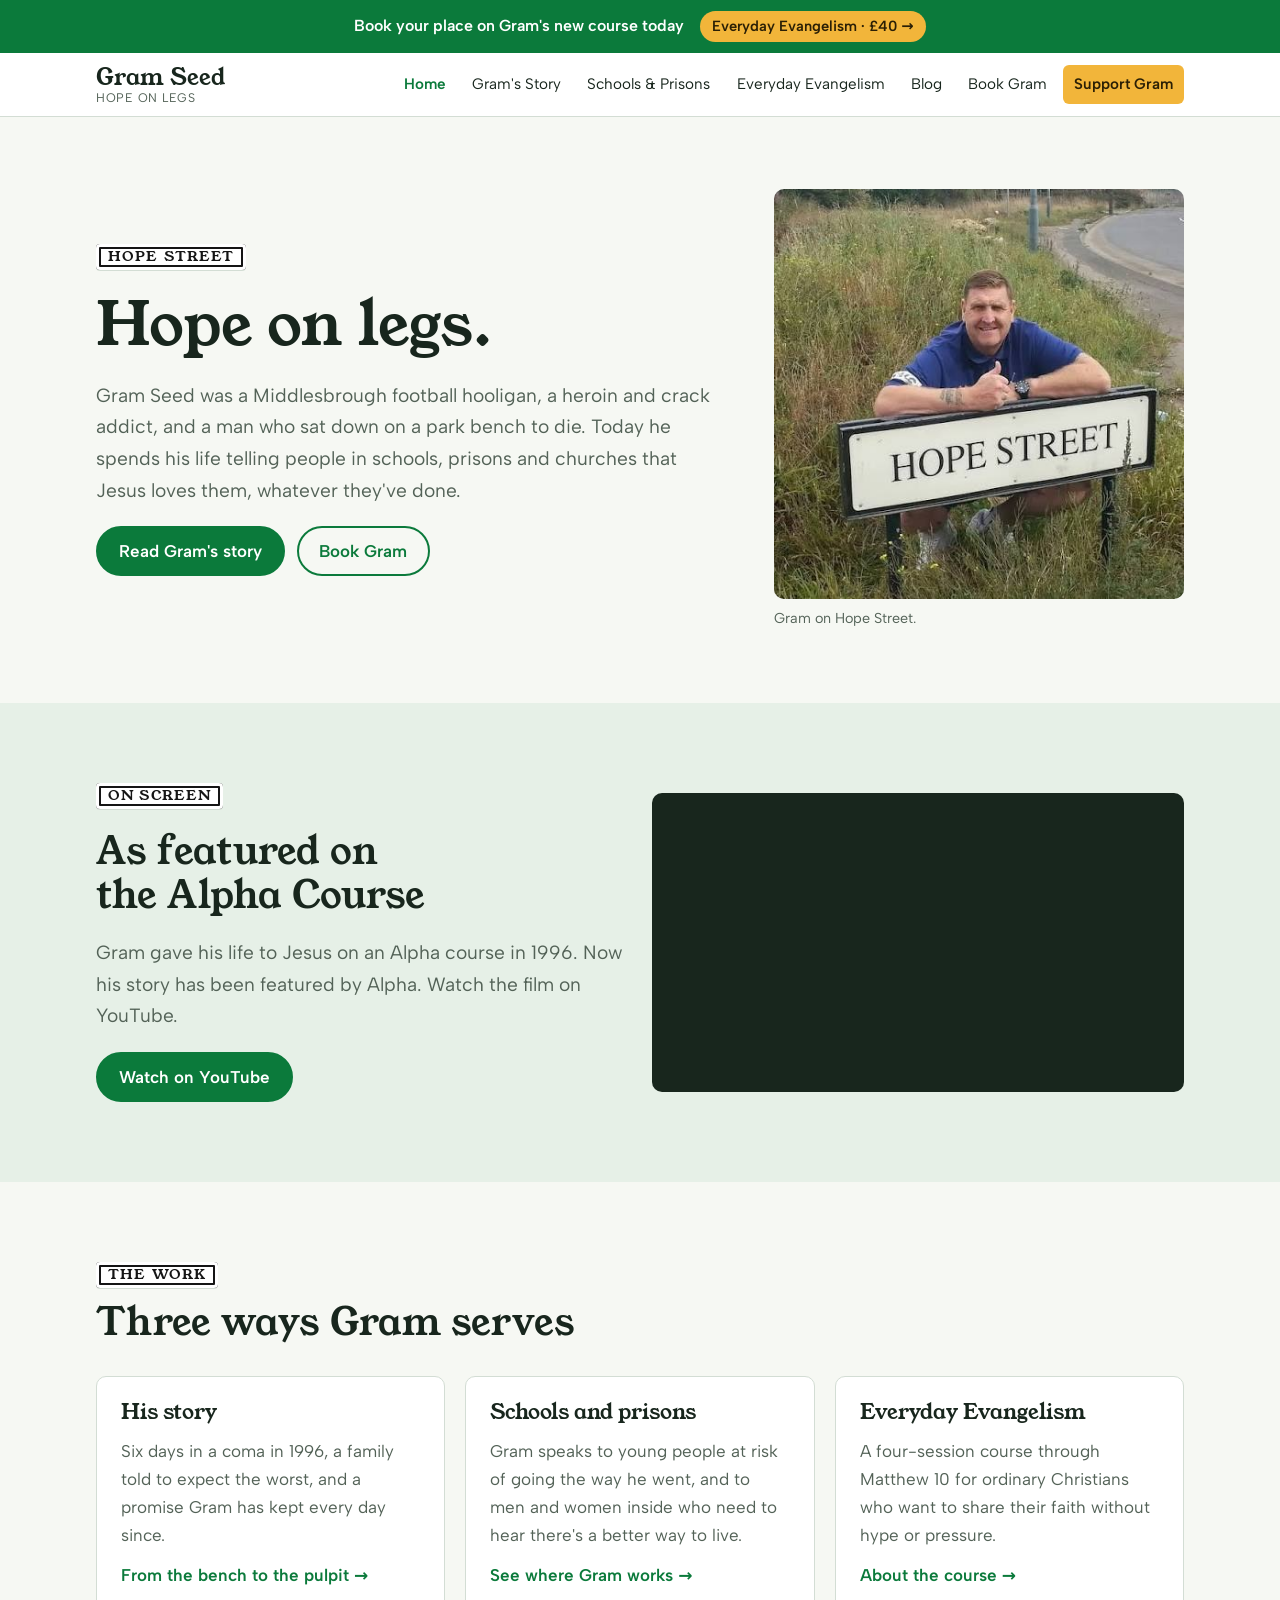
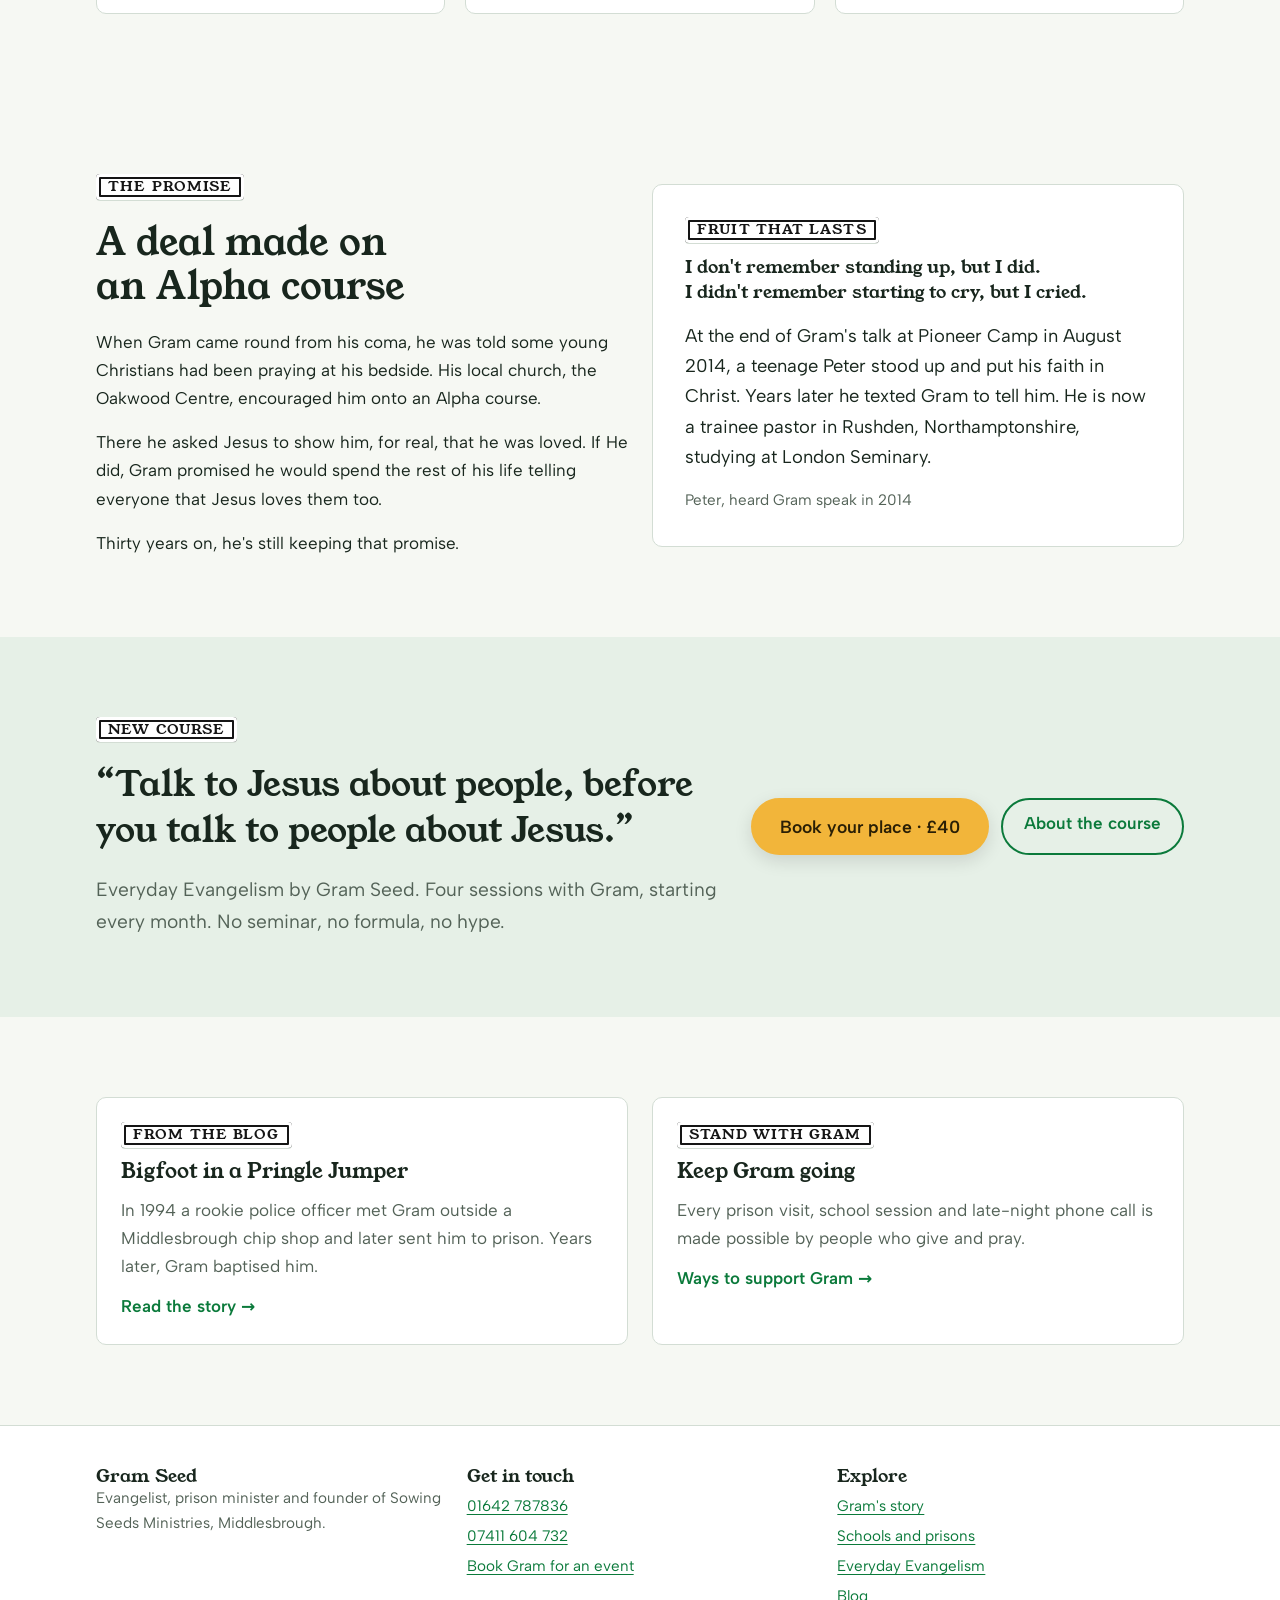
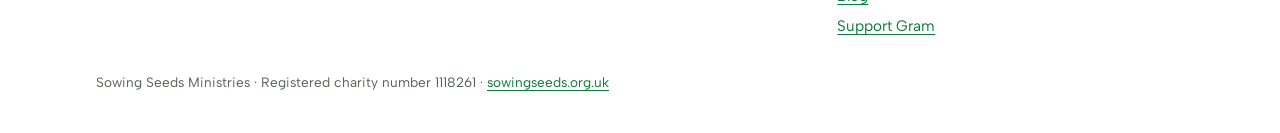
<file: index.html>
<!doctype html>
<html lang="en-GB">
<head>
<meta charset="utf-8">
<meta name="viewport" content="width=device-width, initial-scale=1, viewport-fit=cover">
<title>Gram Seed</title>
<meta name="description" content="Gram Seed: evangelist, prison minister and founder of Sowing Seeds Ministries. His story, schools and prison work, and the Everyday Evangelism course.">
<link rel="preconnect" href="https://fonts.googleapis.com"><link rel="preconnect" href="https://fonts.gstatic.com" crossorigin><link rel="stylesheet" href="https://fonts.googleapis.com/css2?family=Albert+Sans:wght@400;600;700&family=Young+Serif&display=swap">
<link rel="stylesheet" href="styles.css">
</head>
<body>
<a class="top-banner" href="course.html#book"><span>Book your place on Gram's new course today</span><span class="tb-cta">Everyday Evangelism · £40 →</span></a><header class="site-header">
  <div class="wrap header-row" style="position:relative">
    <a class="brand" href="index.html"><strong>Gram Seed</strong><span>Hope on legs</span></a>
    <nav class="nav-desktop" aria-label="Main"><ul><li><a href="index.html" aria-current="page">Home</a></li><li><a href="story.html">Gram's Story</a></li><li><a href="ministry.html">Schools &amp; Prisons</a></li><li><a href="course.html">Everyday Evangelism</a></li><li><a href="blog.html">Blog</a></li><li><a href="book.html">Book Gram</a></li><li><a class="nav-give" href="donate.html">Support Gram</a></li></ul></nav>
    <details class="nav-mobile"><summary>Menu</summary><nav aria-label="Main (mobile)"><ul><li><a href="index.html" aria-current="page">Home</a></li><li><a href="story.html">Gram's Story</a></li><li><a href="ministry.html">Schools &amp; Prisons</a></li><li><a href="course.html">Everyday Evangelism</a></li><li><a href="blog.html">Blog</a></li><li><a href="book.html">Book Gram</a></li><li><a class="nav-give" href="donate.html">Support Gram</a></li></ul></nav></details>
  </div>
</header>
<main>

<div class="wrap hero">
  <div class="stack">
    <span class="sign">Hope Street</span>
    <h1>Hope on legs.</h1>
    <p class="lead">Gram Seed was a Middlesbrough football hooligan, a heroin and crack addict, and a man who sat down on a park bench to die. Today he spends his life telling people in schools, prisons and churches that Jesus loves them, whatever they've done.</p>
    <div class="actions">
      <a class="btn" href="story.html">Read Gram's story</a>
      <a class="btn ghost" href="book.html">Book Gram</a>
    </div>
  </div>
  <figure>
    <img src="gram-hope-street.jpg" alt="Gram Seed smiling and giving a thumbs up behind a Hope Street road sign" width="447" height="447">
    <figcaption>Gram on Hope Street.</figcaption>
  </figure>
</div>


<section class="section band">
  <div class="wrap grid-2" style="align-items:center">
    <div class="stack">
      <span class="sign">On screen</span>
      <h2>As featured on the Alpha Course</h2>
      <p class="lead">Gram gave his life to Jesus on an Alpha course in 1996. Now his story has been featured by Alpha. Watch the film on YouTube.</p>
      <div class="actions"><a class="btn" href="https://www.youtube.com/watch?v=hd0lIuvcTy0">Watch on YouTube</a></div>
    </div>
    <div class="video-embed">
      <iframe src="https://www.youtube-nocookie.com/embed/hd0lIuvcTy0" title="Gram Seed, as featured on the Alpha Course" loading="lazy" allow="accelerometer; clipboard-write; encrypted-media; gyroscope; picture-in-picture; web-share" referrerpolicy="strict-origin-when-cross-origin" allowfullscreen></iframe>
    </div>
  </div>
</section>
<section class="section">
  <div class="wrap stack" style="gap:2rem">
    <div class="stack" style="gap:.75rem">
      <span class="sign">The work</span>
      <h2>Three ways Gram serves</h2>
    </div>
    <div class="grid-3">
      <article class="card">
        <h3>His story</h3>
        <p class="muted">Six days in a coma in 1996, a family told to expect the worst, and a promise Gram has kept every day since.</p>
        <a class="more" href="story.html">From the bench to the pulpit</a>
      </article>
      <article class="card">
        <h3>Schools and prisons</h3>
        <p class="muted">Gram speaks to young people at risk of going the way he went, and to men and women inside who need to hear there's a better way to live.</p>
        <a class="more" href="ministry.html">See where Gram works</a>
      </article>
      <article class="card">
        <h3>Everyday Evangelism</h3>
        <p class="muted">A four-session course through Matthew 10 for ordinary Christians who want to share their faith without hype or pressure.</p>
        <a class="more" href="course.html">About the course</a>
      </article>
    </div>
  </div>
</section>

<section class="section">
  <div class="wrap grid-2" style="align-items:center">
    <div class="stack">
      <span class="sign">The promise</span>
      <h2>A deal made on an Alpha course</h2>
      <div class="prose">
        <p>When Gram came round from his coma, he was told some young Christians had been praying at his bedside. His local church, the Oakwood Centre, encouraged him onto an Alpha course.</p>
        <p>There he asked Jesus to show him, for real, that he was loved. If He did, Gram promised he would spend the rest of his life telling everyone that Jesus loves them too.</p>
        <p>Thirty years on, he's still keeping that promise.</p>
      </div>
    </div>
    <div class="card" style="padding:2rem">
      <span class="sign">Fruit that lasts</span>
      <blockquote class="testimony">
        <div class="testimony-lines">
          <p>I don't remember standing up, but I did.</p>
          <p>I didn't remember starting to cry, but I cried.</p>
        </div>
        <p>At the end of Gram's talk at Pioneer Camp in August 2014, a teenage Peter stood up and put his faith in Christ. Years later he texted Gram to tell him. He is now a trainee pastor in Rushden, Northamptonshire, studying at London Seminary.</p>
        <footer class="pull-cite">Peter, heard Gram speak in 2014</footer>
      </blockquote>
    </div>
  </div>
</section>

<section class="section band">
  <div class="wrap cta">
    <div class="stack">
      <span class="sign">New course</span>
      <p class="pull">“Talk to Jesus about people, before you talk to people about Jesus.”</p>
      <p class="lead">Everyday Evangelism by Gram Seed. Four sessions with Gram, starting every month. No seminar, no formula, no hype.</p>
    </div>
    <div class="actions"><a class="btn sun big" href="course.html#book">Book your place · £40</a><a class="btn ghost" href="course.html">About the course</a></div>
  </div>
</section>

<section class="section">
  <div class="wrap grid-2">
    <article class="card">
      <span class="sign">From the blog</span>
      <h3>Bigfoot in a Pringle Jumper</h3>
      <p class="muted">In 1994 a rookie police officer met Gram outside a Middlesbrough chip shop and later sent him to prison. Years later, Gram baptised him.</p>
      <a class="more" href="blog-bigfoot-in-a-pringle-jumper.html">Read the story</a>
    </article>
    <article class="card">
      <span class="sign">Stand with Gram</span>
      <h3>Keep Gram going</h3>
      <p class="muted">Every prison visit, school session and late-night phone call is made possible by people who give and pray.</p>
      <a class="more" href="donate.html">Ways to support Gram</a>
    </article>
  </div>
</section>

</main>
<footer class="site-footer">
  <div class="wrap">
    <div class="footer-grid">
      <div>
        <h3>Gram Seed</h3>
        <p class="muted">Evangelist, prison minister and founder of Sowing Seeds Ministries, Middlesbrough.</p>
      </div>
      <div>
        <h3>Get in touch</h3>
        <ul>
          <li><a href="tel:01642787836">01642 787836</a></li>
          <li><a href="tel:07411604732">07411 604 732</a></li>
          <li><a href="book.html">Book Gram for an event</a></li>
        </ul>
      </div>
      <div>
        <h3>Explore</h3>
        <ul>
          <li><a href="story.html">Gram's story</a></li>
          <li><a href="ministry.html">Schools and prisons</a></li>
          <li><a href="course.html">Everyday Evangelism</a></li>
          <li><a href="blog.html">Blog</a></li>
          <li><a href="donate.html">Support Gram</a></li>
        </ul>
      </div>
    </div>
    <p class="fineprint">Sowing Seeds Ministries · Registered charity number 1118261 · <a href="https://sowingseeds.org.uk/">sowingseeds.org.uk</a></p>
  </div>
</footer>
</body>
</html>
</file>
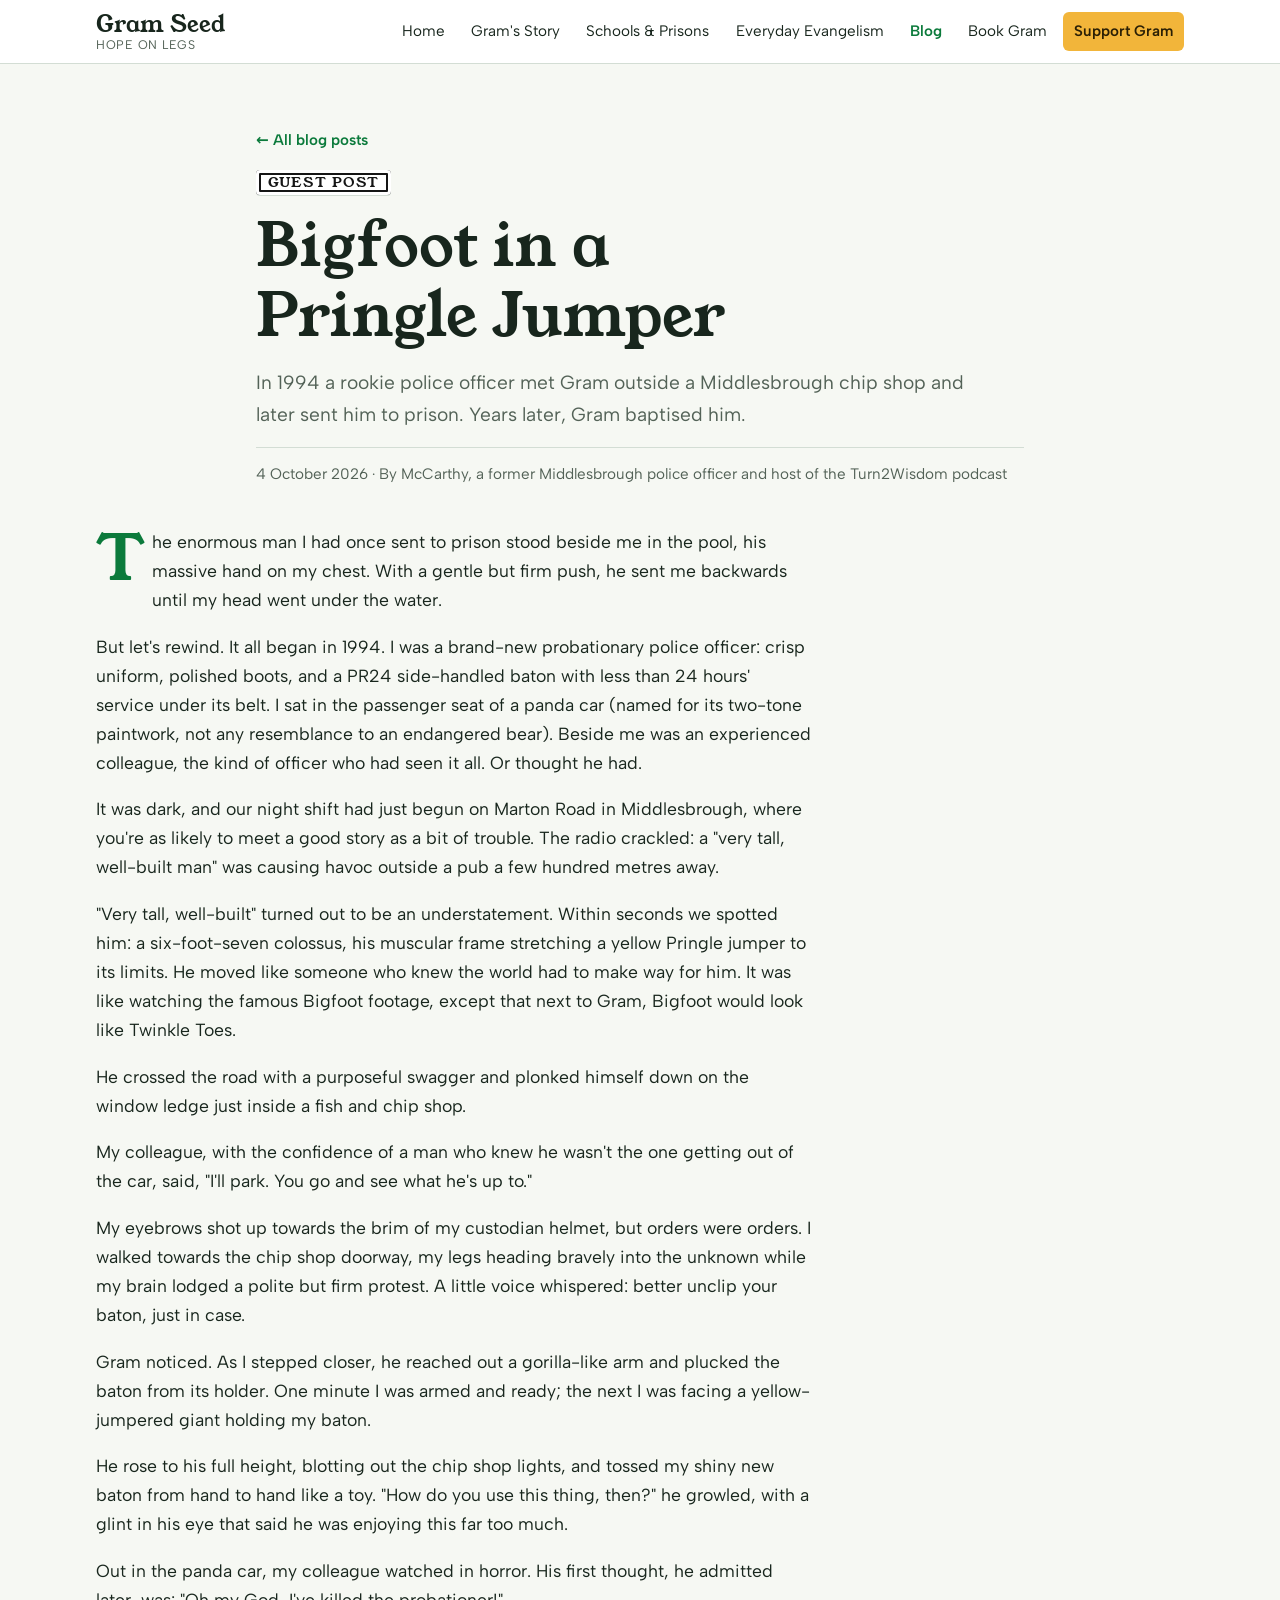
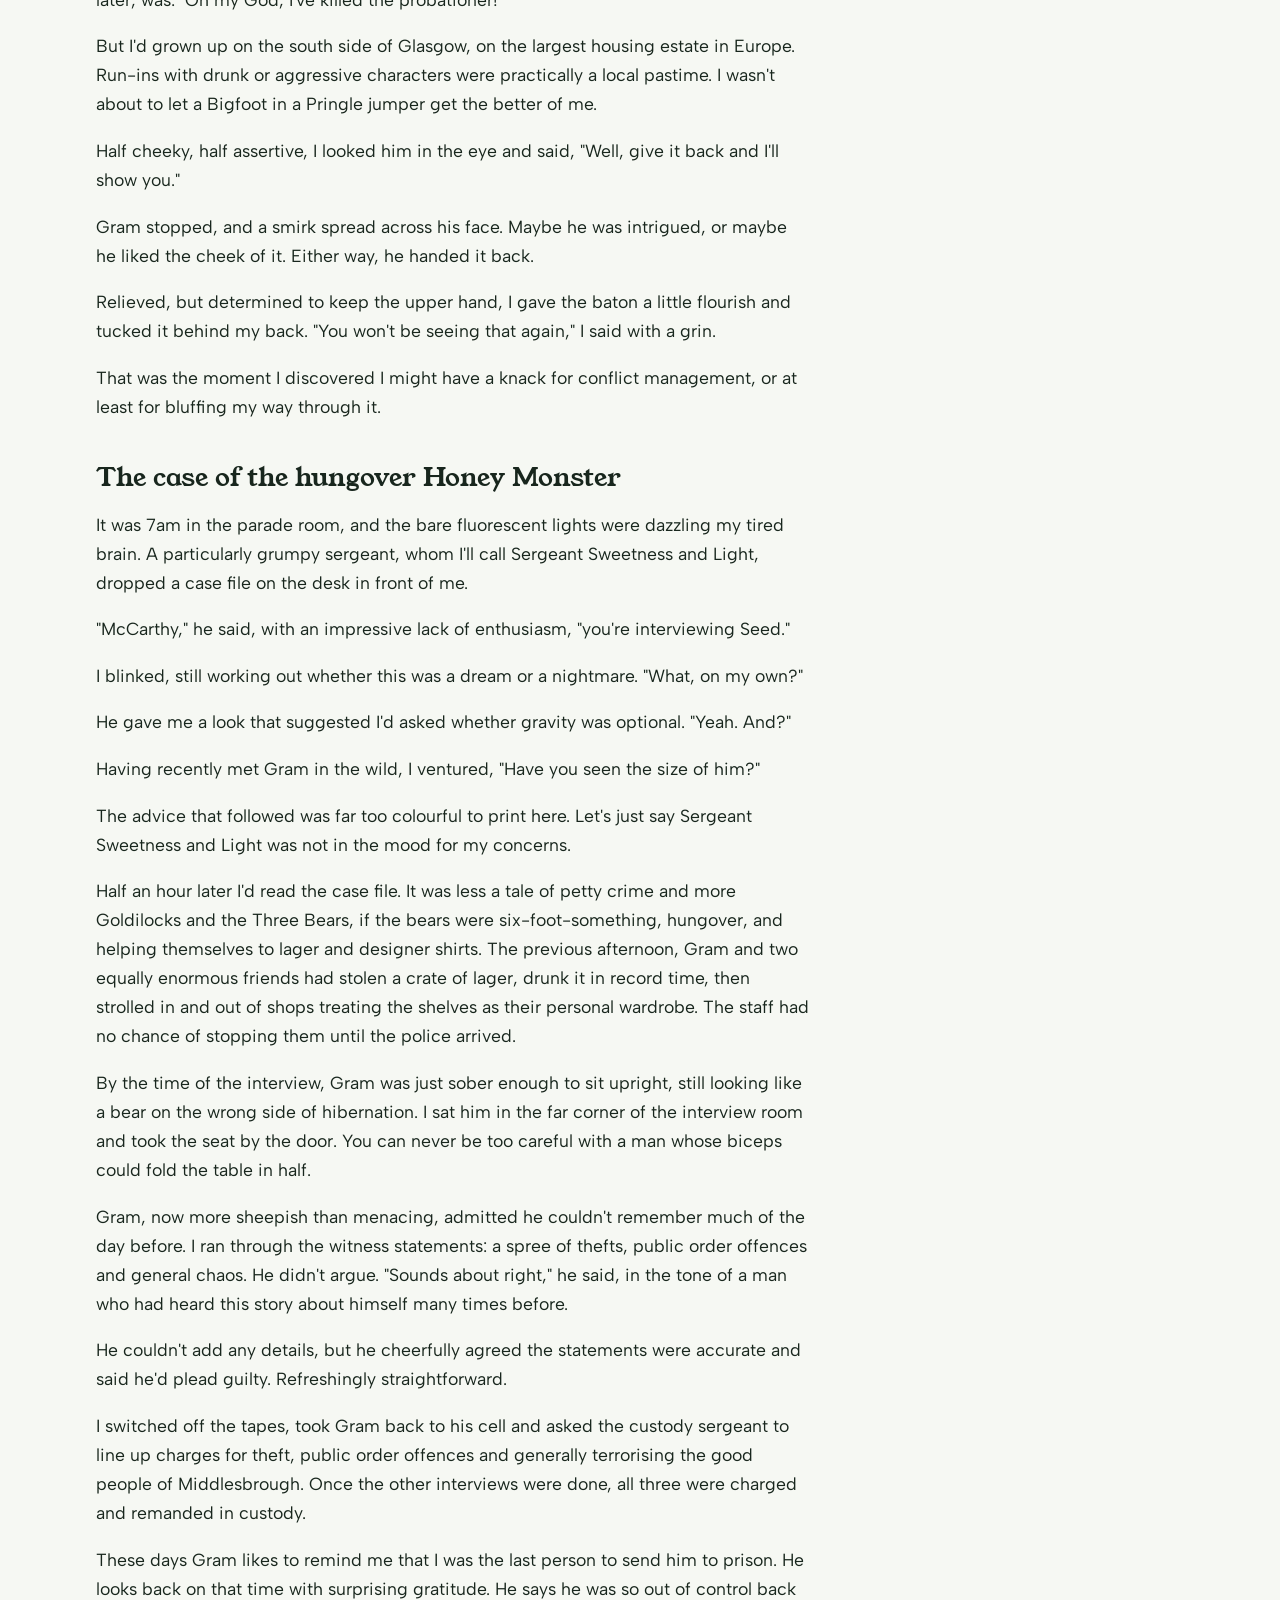
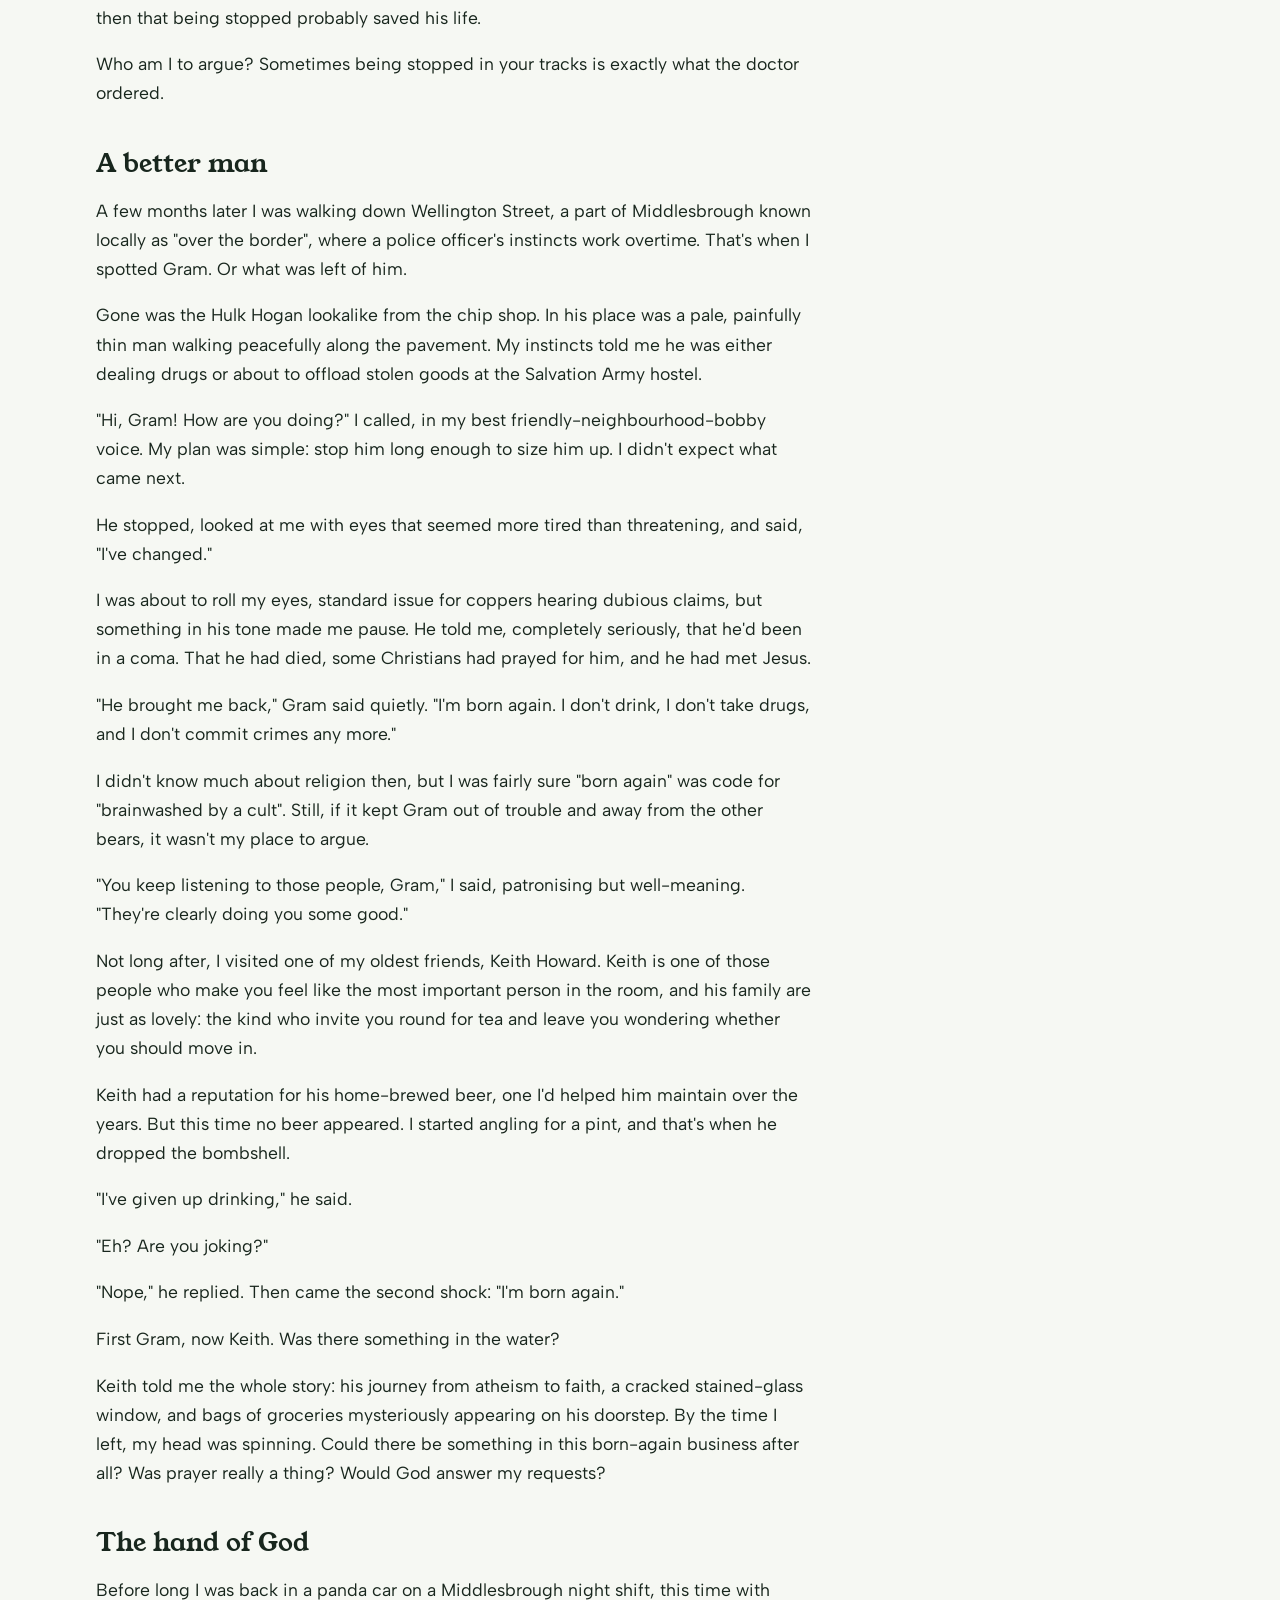
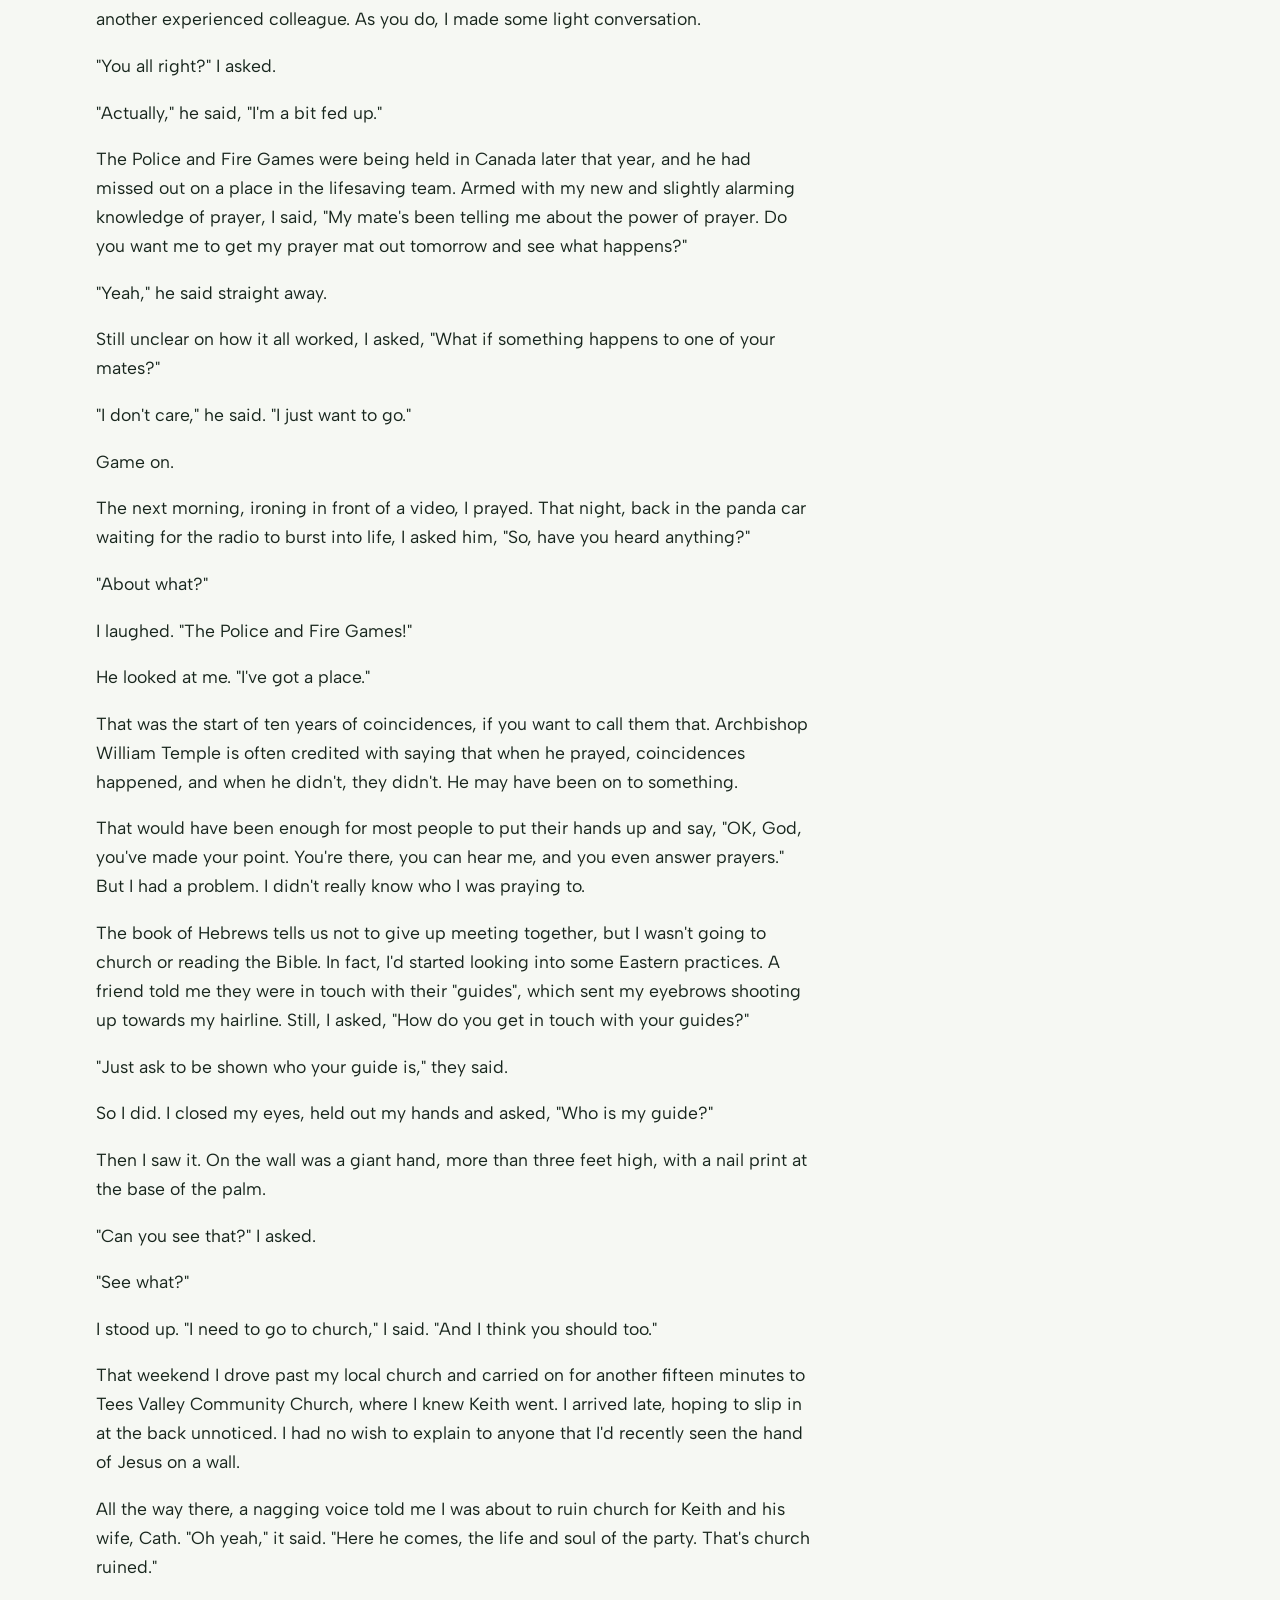
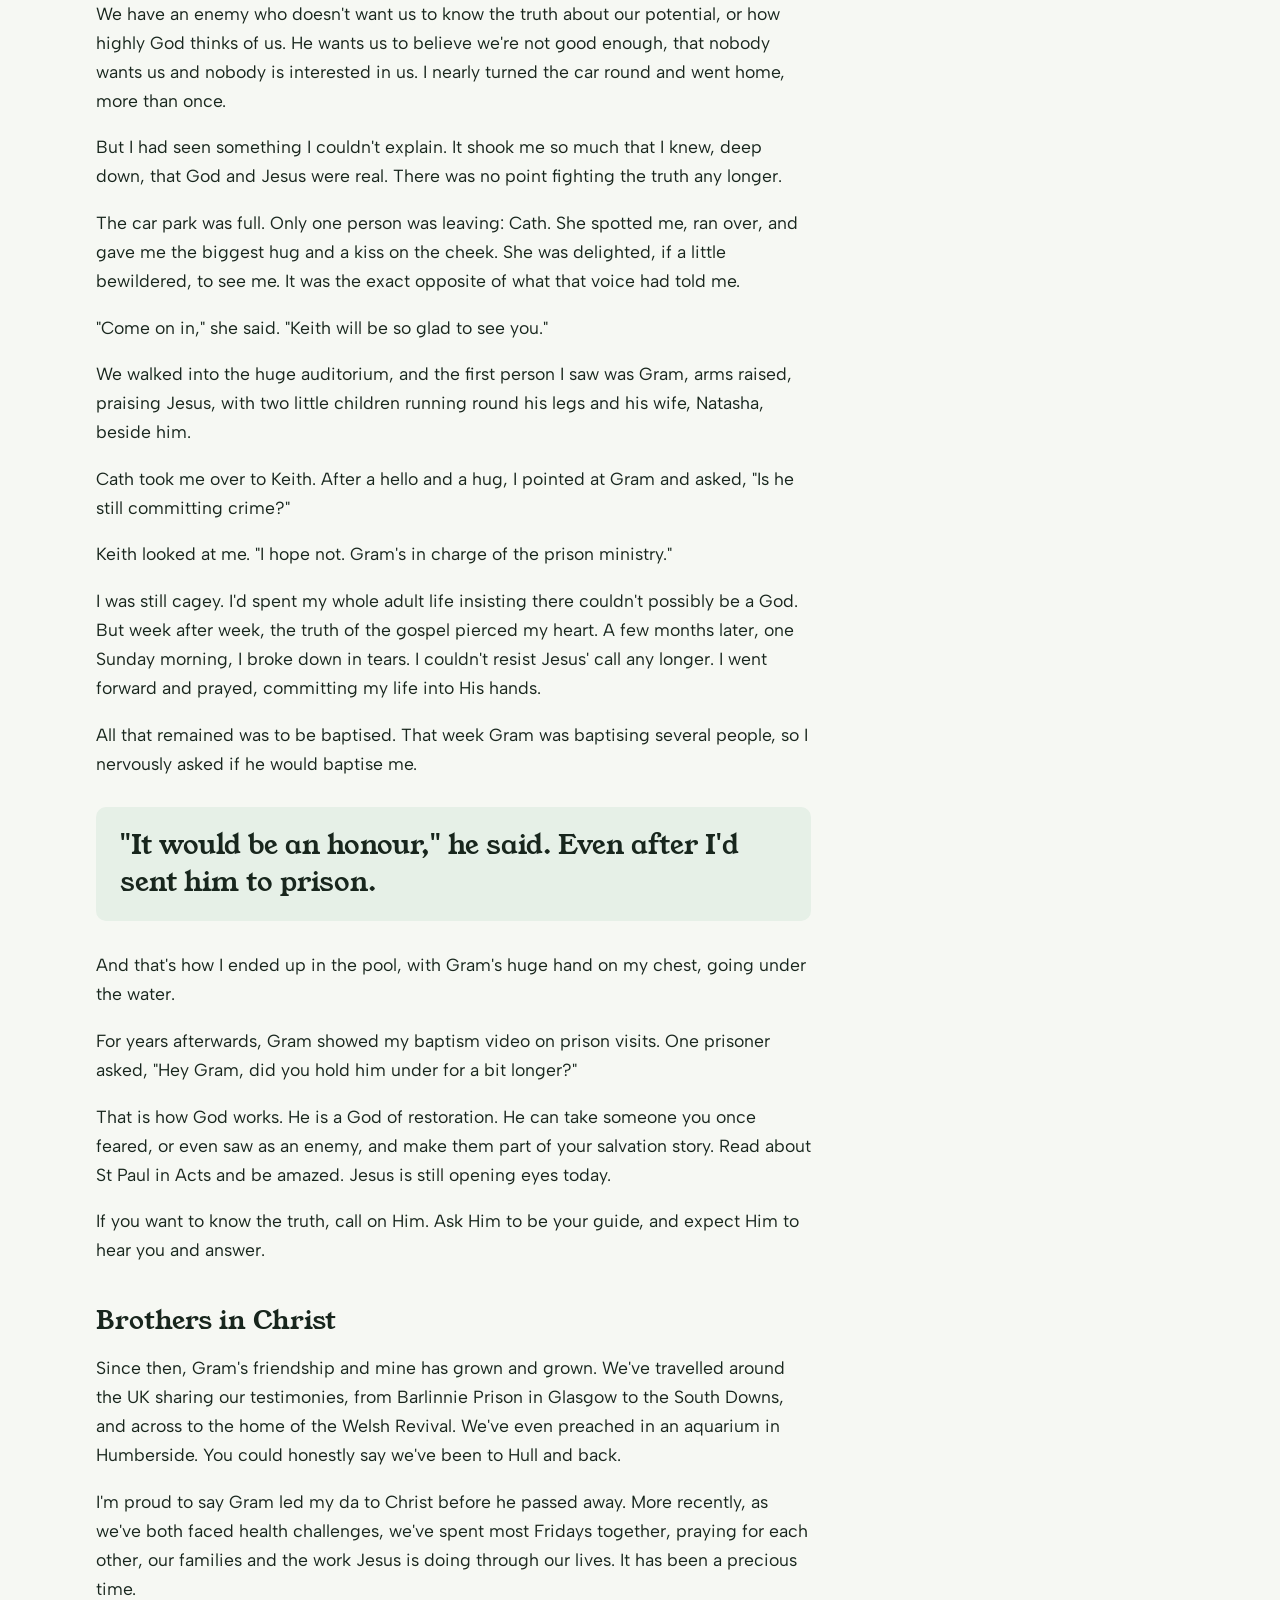
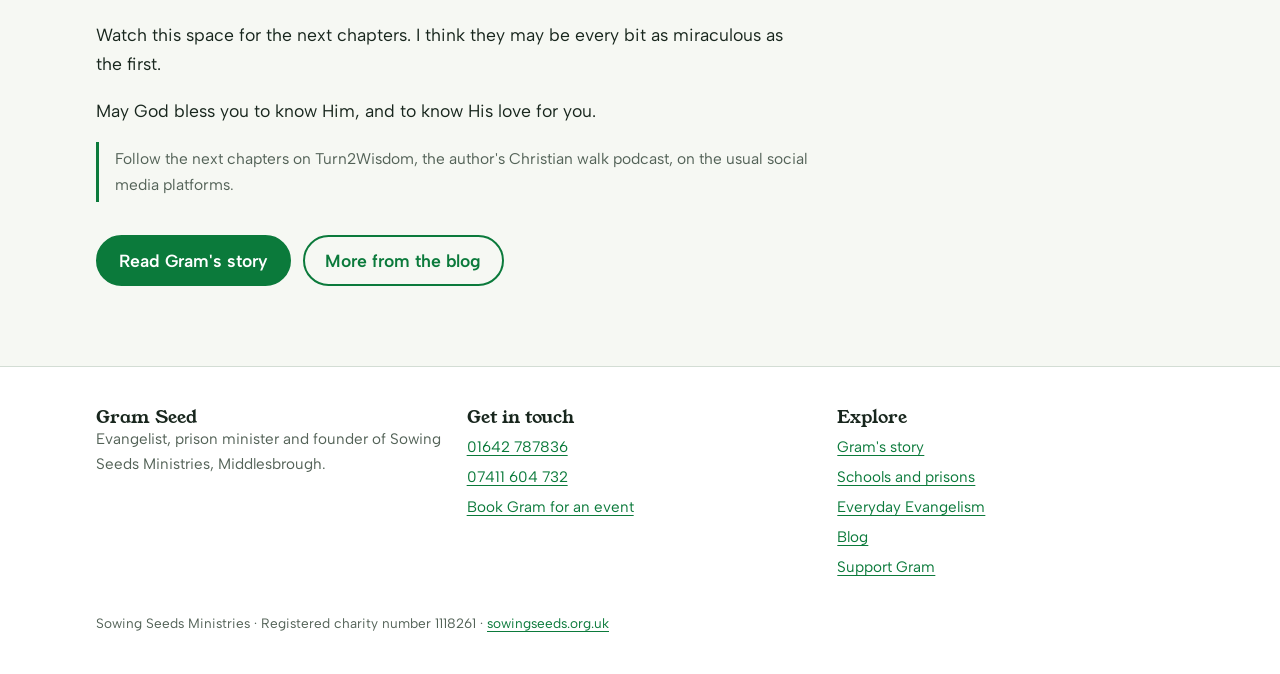
<file: blog-bigfoot-in-a-pringle-jumper.html>
<!doctype html>
<html lang="en-GB">
<head>
<meta charset="utf-8">
<meta name="viewport" content="width=device-width, initial-scale=1, viewport-fit=cover">
<title>Bigfoot in a Pringle Jumper · Gram Seed</title>
<link rel="preconnect" href="https://fonts.googleapis.com"><link rel="preconnect" href="https://fonts.gstatic.com" crossorigin><link rel="stylesheet" href="https://fonts.googleapis.com/css2?family=Albert+Sans:wght@400;600;700&family=Young+Serif&display=swap">
<link rel="stylesheet" href="styles.css">
</head>
<body>
<header class="site-header">
  <div class="wrap header-row" style="position:relative">
    <a class="brand" href="index.html"><strong>Gram Seed</strong><span>Hope on legs</span></a>
    <nav class="nav-desktop" aria-label="Main"><ul><li><a href="index.html">Home</a></li><li><a href="story.html">Gram's Story</a></li><li><a href="ministry.html">Schools &amp; Prisons</a></li><li><a href="course.html">Everyday Evangelism</a></li><li><a href="blog.html" aria-current="page">Blog</a></li><li><a href="book.html">Book Gram</a></li><li><a class="nav-give" href="donate.html">Support Gram</a></li></ul></nav>
    <details class="nav-mobile"><summary>Menu</summary><nav aria-label="Main (mobile)"><ul><li><a href="index.html">Home</a></li><li><a href="story.html">Gram's Story</a></li><li><a href="ministry.html">Schools &amp; Prisons</a></li><li><a href="course.html">Everyday Evangelism</a></li><li><a href="blog.html" aria-current="page">Blog</a></li><li><a href="book.html">Book Gram</a></li><li><a class="nav-give" href="donate.html">Support Gram</a></li></ul></nav></details>
  </div>
</header>
<main>

<div class="wrap page-hero post-hero">
  <a class="back" href="blog.html">← All blog posts</a>
  <span class="sign">Guest post</span>
  <h1>Bigfoot in a Pringle Jumper</h1>
  <p class="lead">In 1994 a rookie police officer met Gram outside a Middlesbrough chip shop and later sent him to prison. Years later, Gram baptised him.</p>
  <p class="byline">4 October 2026 · By McCarthy, a former Middlesbrough police officer and host of the Turn2Wisdom podcast</p>
</div>
<section class="section" style="padding-top:0">
  <div class="wrap">
    <article class="article">
      
<p class="dropcap">The enormous man I had once sent to prison stood beside me in the pool, his massive hand on my chest. With a gentle but firm push, he sent me backwards until my head went under the water.</p>
<p>But let's rewind. It all began in 1994. I was a brand-new probationary police officer: crisp uniform, polished boots, and a PR24 side-handled baton with less than 24 hours' service under its belt. I sat in the passenger seat of a panda car (named for its two-tone paintwork, not any resemblance to an endangered bear). Beside me was an experienced colleague, the kind of officer who had seen it all. Or thought he had.</p>
<p>It was dark, and our night shift had just begun on Marton Road in Middlesbrough, where you're as likely to meet a good story as a bit of trouble. The radio crackled: a "very tall, well-built man" was causing havoc outside a pub a few hundred metres away.</p>
<p>"Very tall, well-built" turned out to be an understatement. Within seconds we spotted him: a six-foot-seven colossus, his muscular frame stretching a yellow Pringle jumper to its limits. He moved like someone who knew the world had to make way for him. It was like watching the famous Bigfoot footage, except that next to Gram, Bigfoot would look like Twinkle Toes.</p>
<p>He crossed the road with a purposeful swagger and plonked himself down on the window ledge just inside a fish and chip shop.</p>
<p>My colleague, with the confidence of a man who knew he wasn't the one getting out of the car, said, "I'll park. You go and see what he's up to."</p>
<p>My eyebrows shot up towards the brim of my custodian helmet, but orders were orders. I walked towards the chip shop doorway, my legs heading bravely into the unknown while my brain lodged a polite but firm protest. A little voice whispered: better unclip your baton, just in case.</p>
<p>Gram noticed. As I stepped closer, he reached out a gorilla-like arm and plucked the baton from its holder. One minute I was armed and ready; the next I was facing a yellow-jumpered giant holding my baton.</p>
<p>He rose to his full height, blotting out the chip shop lights, and tossed my shiny new baton from hand to hand like a toy. "How do you use this thing, then?" he growled, with a glint in his eye that said he was enjoying this far too much.</p>
<p>Out in the panda car, my colleague watched in horror. His first thought, he admitted later, was: "Oh my God, I've killed the probationer!"</p>
<p>But I'd grown up on the south side of Glasgow, on the largest housing estate in Europe. Run-ins with drunk or aggressive characters were practically a local pastime. I wasn't about to let a Bigfoot in a Pringle jumper get the better of me.</p>
<p>Half cheeky, half assertive, I looked him in the eye and said, "Well, give it back and I'll show you."</p>
<p>Gram stopped, and a smirk spread across his face. Maybe he was intrigued, or maybe he liked the cheek of it. Either way, he handed it back.</p>
<p>Relieved, but determined to keep the upper hand, I gave the baton a little flourish and tucked it behind my back. "You won't be seeing that again," I said with a grin.</p>
<p>That was the moment I discovered I might have a knack for conflict management, or at least for bluffing my way through it.</p>

<h2>The case of the hungover Honey Monster</h2>
<p>It was 7am in the parade room, and the bare fluorescent lights were dazzling my tired brain. A particularly grumpy sergeant, whom I'll call Sergeant Sweetness and Light, dropped a case file on the desk in front of me.</p>
<p>"McCarthy," he said, with an impressive lack of enthusiasm, "you're interviewing Seed."</p>
<p>I blinked, still working out whether this was a dream or a nightmare. "What, on my own?"</p>
<p>He gave me a look that suggested I'd asked whether gravity was optional. "Yeah. And?"</p>
<p>Having recently met Gram in the wild, I ventured, "Have you seen the size of him?"</p>
<p>The advice that followed was far too colourful to print here. Let's just say Sergeant Sweetness and Light was not in the mood for my concerns.</p>
<p>Half an hour later I'd read the case file. It was less a tale of petty crime and more Goldilocks and the Three Bears, if the bears were six-foot-something, hungover, and helping themselves to lager and designer shirts. The previous afternoon, Gram and two equally enormous friends had stolen a crate of lager, drunk it in record time, then strolled in and out of shops treating the shelves as their personal wardrobe. The staff had no chance of stopping them until the police arrived.</p>
<p>By the time of the interview, Gram was just sober enough to sit upright, still looking like a bear on the wrong side of hibernation. I sat him in the far corner of the interview room and took the seat by the door. You can never be too careful with a man whose biceps could fold the table in half.</p>
<p>Gram, now more sheepish than menacing, admitted he couldn't remember much of the day before. I ran through the witness statements: a spree of thefts, public order offences and general chaos. He didn't argue. "Sounds about right," he said, in the tone of a man who had heard this story about himself many times before.</p>
<p>He couldn't add any details, but he cheerfully agreed the statements were accurate and said he'd plead guilty. Refreshingly straightforward.</p>
<p>I switched off the tapes, took Gram back to his cell and asked the custody sergeant to line up charges for theft, public order offences and generally terrorising the good people of Middlesbrough. Once the other interviews were done, all three were charged and remanded in custody.</p>
<p>These days Gram likes to remind me that I was the last person to send him to prison. He looks back on that time with surprising gratitude. He says he was so out of control back then that being stopped probably saved his life.</p>
<p>Who am I to argue? Sometimes being stopped in your tracks is exactly what the doctor ordered.</p>

<h2>A better man</h2>
<p>A few months later I was walking down Wellington Street, a part of Middlesbrough known locally as "over the border", where a police officer's instincts work overtime. That's when I spotted Gram. Or what was left of him.</p>
<p>Gone was the Hulk Hogan lookalike from the chip shop. In his place was a pale, painfully thin man walking peacefully along the pavement. My instincts told me he was either dealing drugs or about to offload stolen goods at the Salvation Army hostel.</p>
<p>"Hi, Gram! How are you doing?" I called, in my best friendly-neighbourhood-bobby voice. My plan was simple: stop him long enough to size him up. I didn't expect what came next.</p>
<p>He stopped, looked at me with eyes that seemed more tired than threatening, and said, "I've changed."</p>
<p>I was about to roll my eyes, standard issue for coppers hearing dubious claims, but something in his tone made me pause. He told me, completely seriously, that he'd been in a coma. That he had died, some Christians had prayed for him, and he had met Jesus.</p>
<p>"He brought me back," Gram said quietly. "I'm born again. I don't drink, I don't take drugs, and I don't commit crimes any more."</p>
<p>I didn't know much about religion then, but I was fairly sure "born again" was code for "brainwashed by a cult". Still, if it kept Gram out of trouble and away from the other bears, it wasn't my place to argue.</p>
<p>"You keep listening to those people, Gram," I said, patronising but well-meaning. "They're clearly doing you some good."</p>
<p>Not long after, I visited one of my oldest friends, Keith Howard. Keith is one of those people who make you feel like the most important person in the room, and his family are just as lovely: the kind who invite you round for tea and leave you wondering whether you should move in.</p>
<p>Keith had a reputation for his home-brewed beer, one I'd helped him maintain over the years. But this time no beer appeared. I started angling for a pint, and that's when he dropped the bombshell.</p>
<p>"I've given up drinking," he said.</p>
<p>"Eh? Are you joking?"</p>
<p>"Nope," he replied. Then came the second shock: "I'm born again."</p>
<p>First Gram, now Keith. Was there something in the water?</p>
<p>Keith told me the whole story: his journey from atheism to faith, a cracked stained-glass window, and bags of groceries mysteriously appearing on his doorstep. By the time I left, my head was spinning. Could there be something in this born-again business after all? Was prayer really a thing? Would God answer my requests?</p>

<h2>The hand of God</h2>
<p>Before long I was back in a panda car on a Middlesbrough night shift, this time with another experienced colleague. As you do, I made some light conversation.</p>
<p>"You all right?" I asked.</p>
<p>"Actually," he said, "I'm a bit fed up."</p>
<p>The Police and Fire Games were being held in Canada later that year, and he had missed out on a place in the lifesaving team. Armed with my new and slightly alarming knowledge of prayer, I said, "My mate's been telling me about the power of prayer. Do you want me to get my prayer mat out tomorrow and see what happens?"</p>
<p>"Yeah," he said straight away.</p>
<p>Still unclear on how it all worked, I asked, "What if something happens to one of your mates?"</p>
<p>"I don't care," he said. "I just want to go."</p>
<p>Game on.</p>
<p>The next morning, ironing in front of a video, I prayed. That night, back in the panda car waiting for the radio to burst into life, I asked him, "So, have you heard anything?"</p>
<p>"About what?"</p>
<p>I laughed. "The Police and Fire Games!"</p>
<p>He looked at me. "I've got a place."</p>
<p>That was the start of ten years of coincidences, if you want to call them that. Archbishop William Temple is often credited with saying that when he prayed, coincidences happened, and when he didn't, they didn't. He may have been on to something.</p>
<p>That would have been enough for most people to put their hands up and say, "OK, God, you've made your point. You're there, you can hear me, and you even answer prayers." But I had a problem. I didn't really know who I was praying to.</p>
<p>The book of Hebrews tells us not to give up meeting together, but I wasn't going to church or reading the Bible. In fact, I'd started looking into some Eastern practices. A friend told me they were in touch with their "guides", which sent my eyebrows shooting up towards my hairline. Still, I asked, "How do you get in touch with your guides?"</p>
<p>"Just ask to be shown who your guide is," they said.</p>
<p>So I did. I closed my eyes, held out my hands and asked, "Who is my guide?"</p>
<p>Then I saw it. On the wall was a giant hand, more than three feet high, with a nail print at the base of the palm.</p>
<p>"Can you see that?" I asked.</p>
<p>"See what?"</p>
<p>I stood up. "I need to go to church," I said. "And I think you should too."</p>
<p>That weekend I drove past my local church and carried on for another fifteen minutes to Tees Valley Community Church, where I knew Keith went. I arrived late, hoping to slip in at the back unnoticed. I had no wish to explain to anyone that I'd recently seen the hand of Jesus on a wall.</p>
<p>All the way there, a nagging voice told me I was about to ruin church for Keith and his wife, Cath. "Oh yeah," it said. "Here he comes, the life and soul of the party. That's church ruined."</p>
<p>We have an enemy who doesn't want us to know the truth about our potential, or how highly God thinks of us. He wants us to believe we're not good enough, that nobody wants us and nobody is interested in us. I nearly turned the car round and went home, more than once.</p>
<p>But I had seen something I couldn't explain. It shook me so much that I knew, deep down, that God and Jesus were real. There was no point fighting the truth any longer.</p>
<p>The car park was full. Only one person was leaving: Cath. She spotted me, ran over, and gave me the biggest hug and a kiss on the cheek. She was delighted, if a little bewildered, to see me. It was the exact opposite of what that voice had told me.</p>
<p>"Come on in," she said. "Keith will be so glad to see you."</p>
<p>We walked into the huge auditorium, and the first person I saw was Gram, arms raised, praising Jesus, with two little children running round his legs and his wife, Natasha, beside him.</p>
<p>Cath took me over to Keith. After a hello and a hug, I pointed at Gram and asked, "Is he still committing crime?"</p>
<p>Keith looked at me. "I hope not. Gram's in charge of the prison ministry."</p>
<p>I was still cagey. I'd spent my whole adult life insisting there couldn't possibly be a God. But week after week, the truth of the gospel pierced my heart. A few months later, one Sunday morning, I broke down in tears. I couldn't resist Jesus' call any longer. I went forward and prayed, committing my life into His hands.</p>
<p>All that remained was to be baptised. That week Gram was baptising several people, so I nervously asked if he would baptise me.</p>
<blockquote class="article-pull"><p>"It would be an honour," he said. Even after I'd sent him to prison.</p></blockquote>
<p>And that's how I ended up in the pool, with Gram's huge hand on my chest, going under the water.</p>
<p>For years afterwards, Gram showed my baptism video on prison visits. One prisoner asked, "Hey Gram, did you hold him under for a bit longer?"</p>
<p>That is how God works. He is a God of restoration. He can take someone you once feared, or even saw as an enemy, and make them part of your salvation story. Read about St Paul in Acts and be amazed. Jesus is still opening eyes today.</p>
<p>If you want to know the truth, call on Him. Ask Him to be your guide, and expect Him to hear you and answer.</p>

<h2>Brothers in Christ</h2>
<p>Since then, Gram's friendship and mine has grown and grown. We've travelled around the UK sharing our testimonies, from Barlinnie Prison in Glasgow to the South Downs, and across to the home of the Welsh Revival. We've even preached in an aquarium in Humberside. You could honestly say we've been to Hull and back.</p>
<p>I'm proud to say Gram led my da to Christ before he passed away. More recently, as we've both faced health challenges, we've spent most Fridays together, praying for each other, our families and the work Jesus is doing through our lives. It has been a precious time.</p>
<p>Watch this space for the next chapters. I think they may be every bit as miraculous as the first.</p>
<p>May God bless you to know Him, and to know His love for you.</p>
<p class="credit">Follow the next chapters on Turn2Wisdom, the author's Christian walk podcast, on the usual social media platforms.</p>

      <div class="actions" style="margin-top:1rem"><a class="btn" href="story.html">Read Gram's story</a><a class="btn ghost" href="blog.html">More from the blog</a></div>
    </article>
  </div>
</section>

</main>
<footer class="site-footer">
  <div class="wrap">
    <div class="footer-grid">
      <div>
        <h3>Gram Seed</h3>
        <p class="muted">Evangelist, prison minister and founder of Sowing Seeds Ministries, Middlesbrough.</p>
      </div>
      <div>
        <h3>Get in touch</h3>
        <ul>
          <li><a href="tel:01642787836">01642 787836</a></li>
          <li><a href="tel:07411604732">07411 604 732</a></li>
          <li><a href="book.html">Book Gram for an event</a></li>
        </ul>
      </div>
      <div>
        <h3>Explore</h3>
        <ul>
          <li><a href="story.html">Gram's story</a></li>
          <li><a href="ministry.html">Schools and prisons</a></li>
          <li><a href="course.html">Everyday Evangelism</a></li>
          <li><a href="blog.html">Blog</a></li>
          <li><a href="donate.html">Support Gram</a></li>
        </ul>
      </div>
    </div>
    <p class="fineprint">Sowing Seeds Ministries · Registered charity number 1118261 · <a href="https://sowingseeds.org.uk/">sowingseeds.org.uk</a></p>
  </div>
</footer>
</body>
</html>
</file>
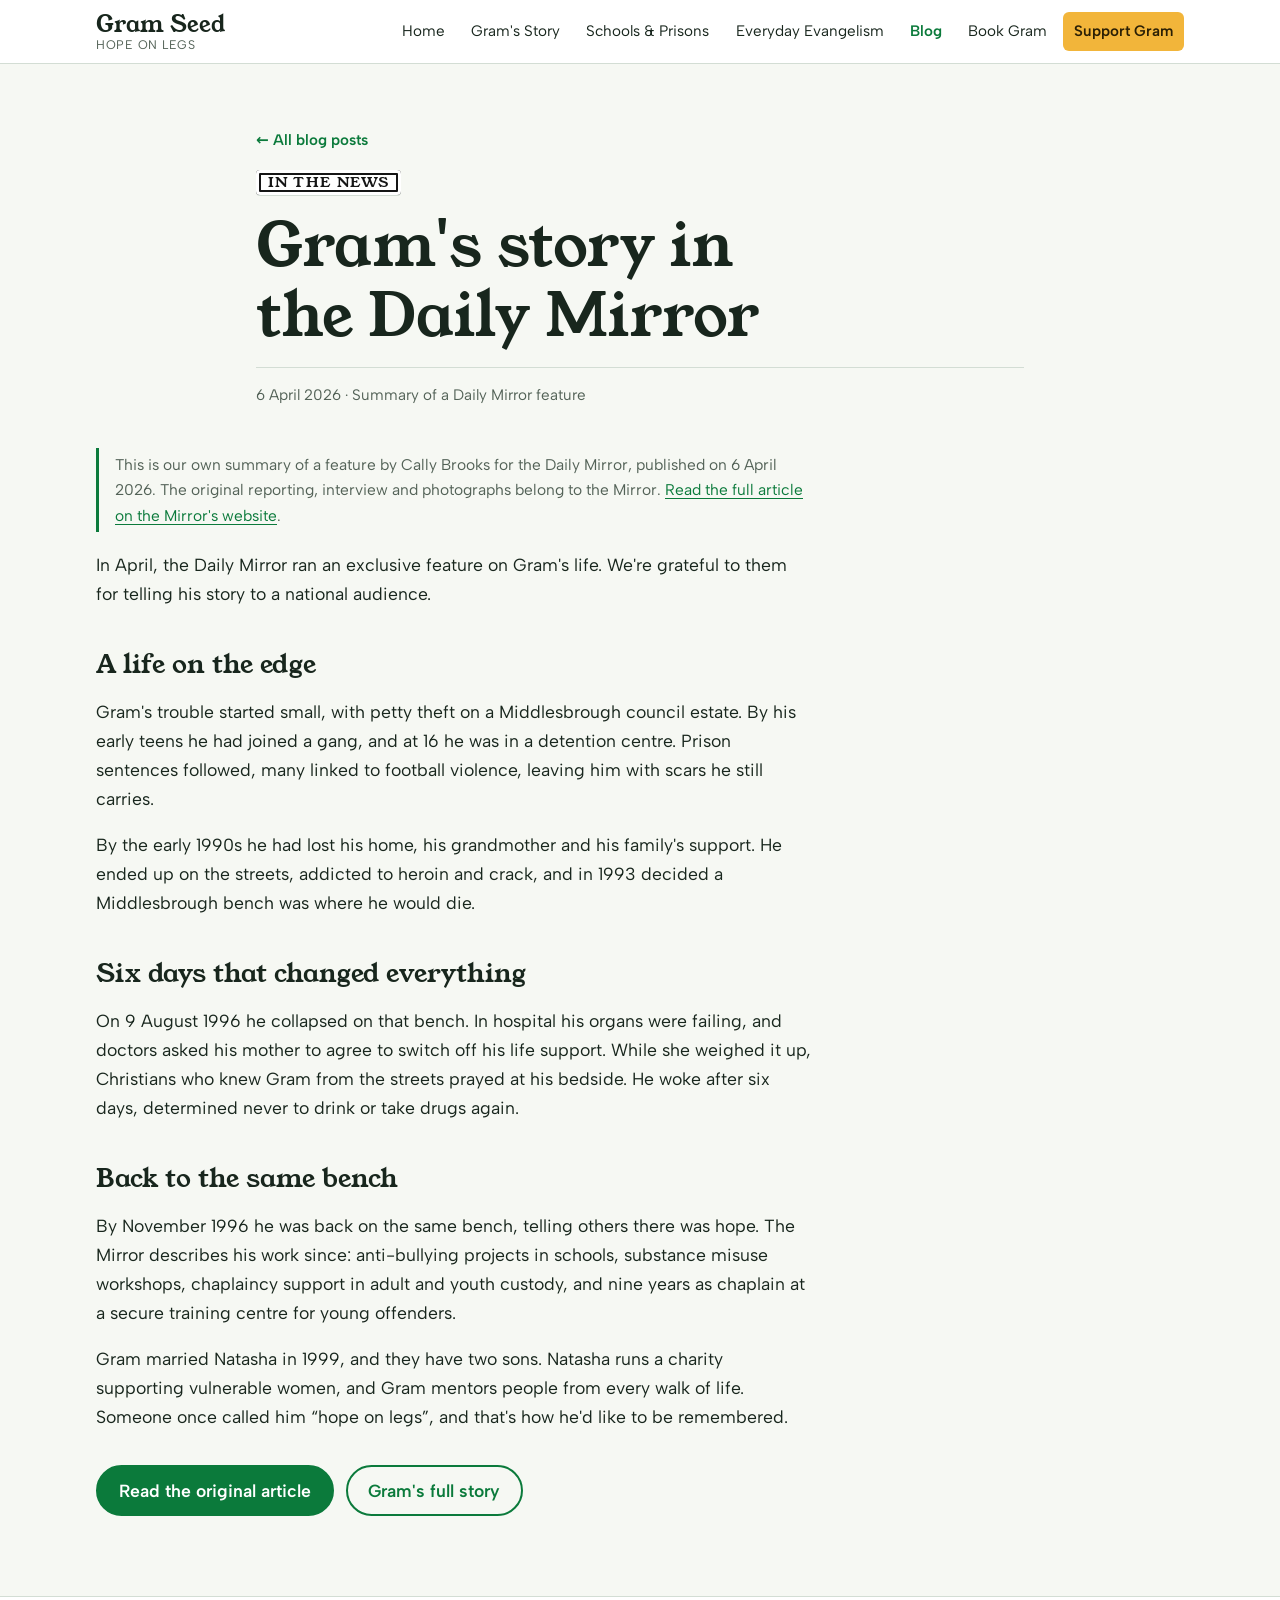
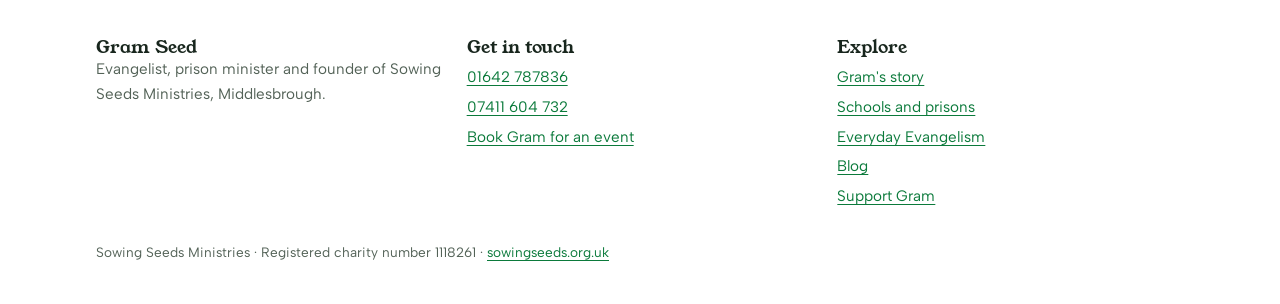
<file: blog-daily-mirror-feature.html>
<!doctype html>
<html lang="en-GB">
<head>
<meta charset="utf-8">
<meta name="viewport" content="width=device-width, initial-scale=1, viewport-fit=cover">
<title>Gram in the Daily Mirror · Gram Seed</title>
<link rel="preconnect" href="https://fonts.googleapis.com"><link rel="preconnect" href="https://fonts.gstatic.com" crossorigin><link rel="stylesheet" href="https://fonts.googleapis.com/css2?family=Albert+Sans:wght@400;600;700&family=Young+Serif&display=swap">
<link rel="stylesheet" href="styles.css">
</head>
<body>
<header class="site-header">
  <div class="wrap header-row" style="position:relative">
    <a class="brand" href="index.html"><strong>Gram Seed</strong><span>Hope on legs</span></a>
    <nav class="nav-desktop" aria-label="Main"><ul><li><a href="index.html">Home</a></li><li><a href="story.html">Gram's Story</a></li><li><a href="ministry.html">Schools &amp; Prisons</a></li><li><a href="course.html">Everyday Evangelism</a></li><li><a href="blog.html" aria-current="page">Blog</a></li><li><a href="book.html">Book Gram</a></li><li><a class="nav-give" href="donate.html">Support Gram</a></li></ul></nav>
    <details class="nav-mobile"><summary>Menu</summary><nav aria-label="Main (mobile)"><ul><li><a href="index.html">Home</a></li><li><a href="story.html">Gram's Story</a></li><li><a href="ministry.html">Schools &amp; Prisons</a></li><li><a href="course.html">Everyday Evangelism</a></li><li><a href="blog.html" aria-current="page">Blog</a></li><li><a href="book.html">Book Gram</a></li><li><a class="nav-give" href="donate.html">Support Gram</a></li></ul></nav></details>
  </div>
</header>
<main>

<div class="wrap page-hero post-hero">
  <a class="back" href="blog.html">← All blog posts</a>
  <span class="sign">In the news</span>
  <h1>Gram's story in the Daily Mirror</h1>
  <p class="byline">6 April 2026 · Summary of a Daily Mirror feature</p>
</div>

<section class="section" style="padding-top:0">
  <div class="wrap">
    <article class="article">
      <p class="credit">This is our own summary of a feature by Cally Brooks for the Daily Mirror, published on 6 April 2026. The original reporting, interview and photographs belong to the Mirror. <a href="https://www.mirror.co.uk/news/uk-news/i-hooked-drugs-going-die-36955649">Read the full article on the Mirror's website</a>.</p>
      <p>In April, the Daily Mirror ran an exclusive feature on Gram's life. We're grateful to them for telling his story to a national audience.</p>
      <h2>A life on the edge</h2>
      <p>Gram's trouble started small, with petty theft on a Middlesbrough council estate. By his early teens he had joined a gang, and at 16 he was in a detention centre. Prison sentences followed, many linked to football violence, leaving him with scars he still carries.</p>
      <p>By the early 1990s he had lost his home, his grandmother and his family's support. He ended up on the streets, addicted to heroin and crack, and in 1993 decided a Middlesbrough bench was where he would die.</p>
      <h2>Six days that changed everything</h2>
      <p>On 9 August 1996 he collapsed on that bench. In hospital his organs were failing, and doctors asked his mother to agree to switch off his life support. While she weighed it up, Christians who knew Gram from the streets prayed at his bedside. He woke after six days, determined never to drink or take drugs again.</p>
      <h2>Back to the same bench</h2>
      <p>By November 1996 he was back on the same bench, telling others there was hope. The Mirror describes his work since: anti-bullying projects in schools, substance misuse workshops, chaplaincy support in adult and youth custody, and nine years as chaplain at a secure training centre for young offenders.</p>
      <p>Gram married Natasha in 1999, and they have two sons. Natasha runs a charity supporting vulnerable women, and Gram mentors people from every walk of life. Someone once called him “hope on legs”, and that's how he'd like to be remembered.</p>
      <div class="actions" style="margin-top:1rem"><a class="btn" href="https://www.mirror.co.uk/news/uk-news/i-hooked-drugs-going-die-36955649">Read the original article</a><a class="btn ghost" href="story.html">Gram's full story</a></div>
    </article>
  </div>
</section>

</main>
<footer class="site-footer">
  <div class="wrap">
    <div class="footer-grid">
      <div>
        <h3>Gram Seed</h3>
        <p class="muted">Evangelist, prison minister and founder of Sowing Seeds Ministries, Middlesbrough.</p>
      </div>
      <div>
        <h3>Get in touch</h3>
        <ul>
          <li><a href="tel:01642787836">01642 787836</a></li>
          <li><a href="tel:07411604732">07411 604 732</a></li>
          <li><a href="book.html">Book Gram for an event</a></li>
        </ul>
      </div>
      <div>
        <h3>Explore</h3>
        <ul>
          <li><a href="story.html">Gram's story</a></li>
          <li><a href="ministry.html">Schools and prisons</a></li>
          <li><a href="course.html">Everyday Evangelism</a></li>
          <li><a href="blog.html">Blog</a></li>
          <li><a href="donate.html">Support Gram</a></li>
        </ul>
      </div>
    </div>
    <p class="fineprint">Sowing Seeds Ministries · Registered charity number 1118261 · <a href="https://sowingseeds.org.uk/">sowingseeds.org.uk</a></p>
  </div>
</footer>
</body>
</html>
</file>
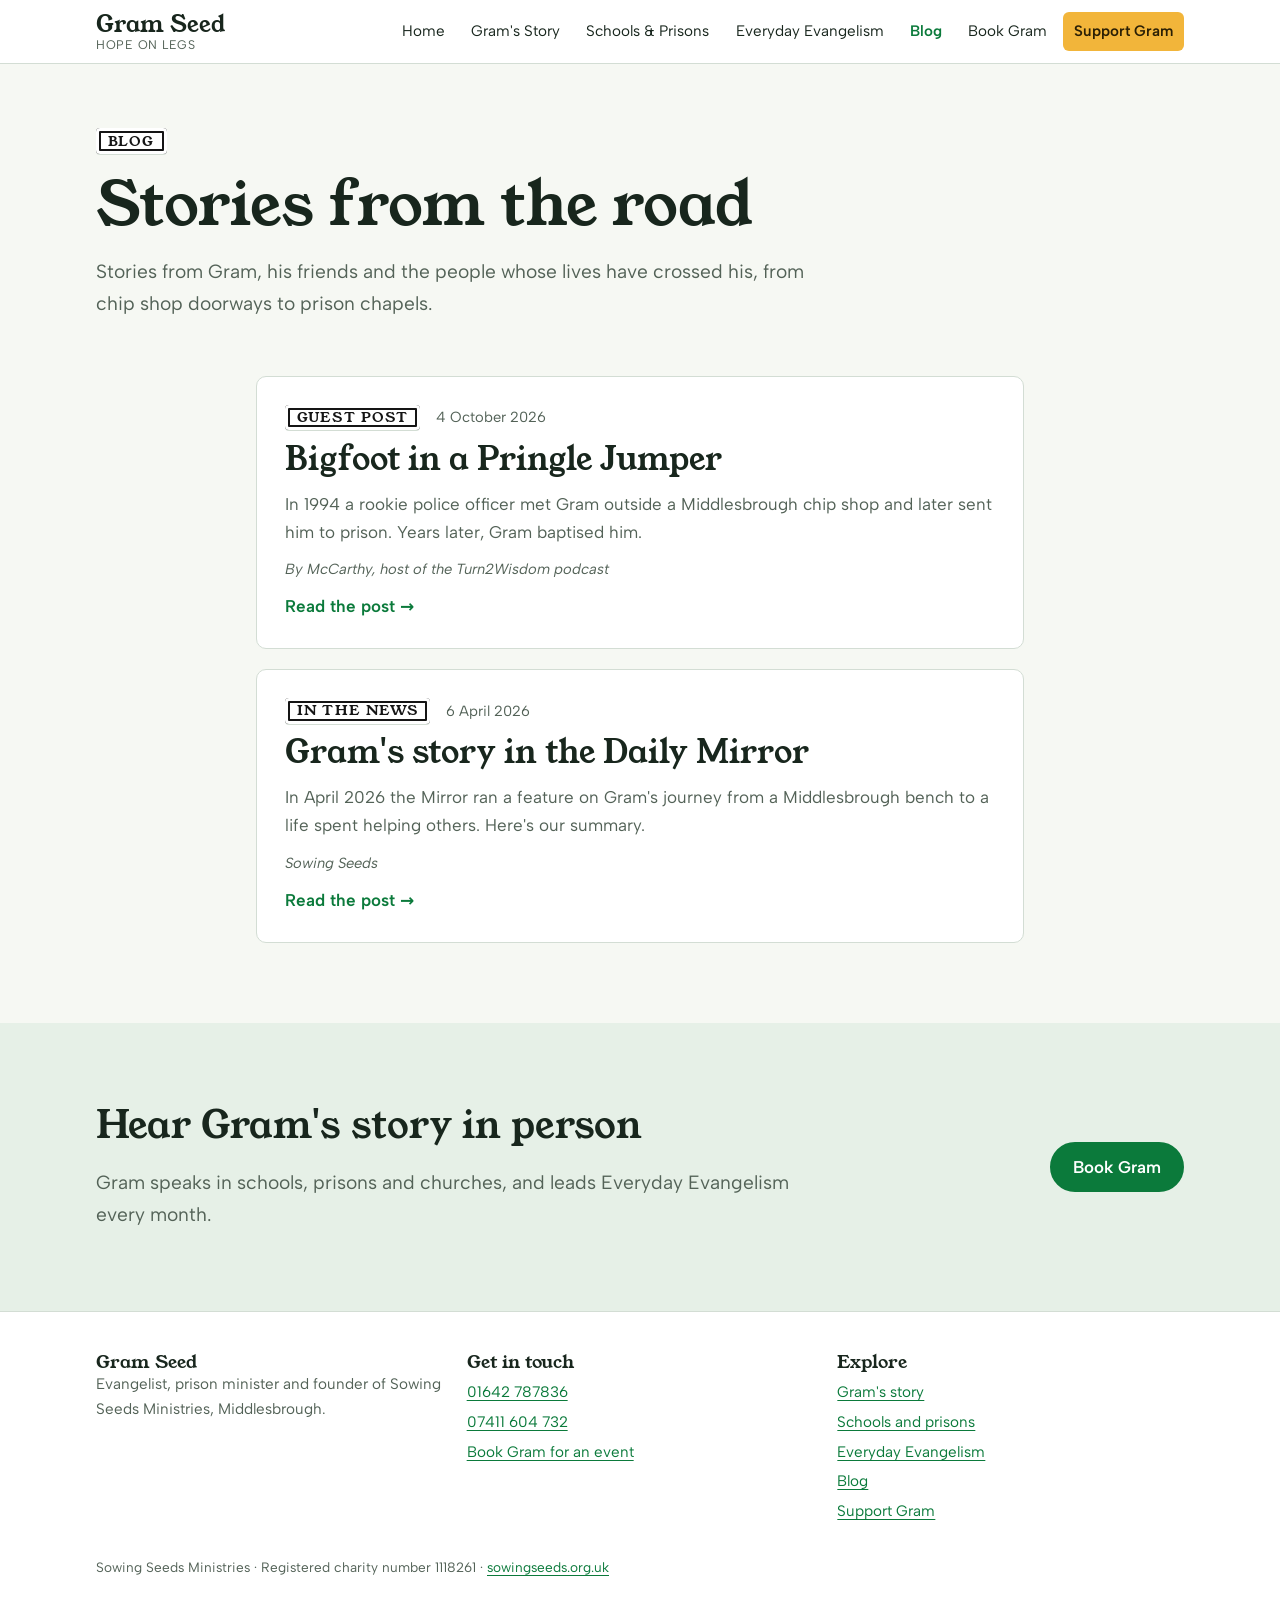
<file: blog.html>
<!doctype html>
<html lang="en-GB">
<head>
<meta charset="utf-8">
<meta name="viewport" content="width=device-width, initial-scale=1, viewport-fit=cover">
<title>Blog · Gram Seed</title>
<link rel="preconnect" href="https://fonts.googleapis.com"><link rel="preconnect" href="https://fonts.gstatic.com" crossorigin><link rel="stylesheet" href="https://fonts.googleapis.com/css2?family=Albert+Sans:wght@400;600;700&family=Young+Serif&display=swap">
<link rel="stylesheet" href="styles.css">
</head>
<body>
<header class="site-header">
  <div class="wrap header-row" style="position:relative">
    <a class="brand" href="index.html"><strong>Gram Seed</strong><span>Hope on legs</span></a>
    <nav class="nav-desktop" aria-label="Main"><ul><li><a href="index.html">Home</a></li><li><a href="story.html">Gram's Story</a></li><li><a href="ministry.html">Schools &amp; Prisons</a></li><li><a href="course.html">Everyday Evangelism</a></li><li><a href="blog.html" aria-current="page">Blog</a></li><li><a href="book.html">Book Gram</a></li><li><a class="nav-give" href="donate.html">Support Gram</a></li></ul></nav>
    <details class="nav-mobile"><summary>Menu</summary><nav aria-label="Main (mobile)"><ul><li><a href="index.html">Home</a></li><li><a href="story.html">Gram's Story</a></li><li><a href="ministry.html">Schools &amp; Prisons</a></li><li><a href="course.html">Everyday Evangelism</a></li><li><a href="blog.html" aria-current="page">Blog</a></li><li><a href="book.html">Book Gram</a></li><li><a class="nav-give" href="donate.html">Support Gram</a></li></ul></nav></details>
  </div>
</header>
<main>

<div class="wrap page-hero">
  <span class="sign">Blog</span>
  <h1>Stories from the road</h1>
  <p class="lead">Stories from Gram, his friends and the people whose lives have crossed his, from chip shop doorways to prison chapels.</p>
</div>
<section class="section" style="padding-top:1rem">
  <div class="wrap post-list">
    <article class="post-card">
      <p class="post-meta"><span class="sign">Guest post</span><span>4 October 2026</span></p>
      <h2><a href="blog-bigfoot-in-a-pringle-jumper.html">Bigfoot in a Pringle Jumper</a></h2>
      <p class="muted">In 1994 a rookie police officer met Gram outside a Middlesbrough chip shop and later sent him to prison. Years later, Gram baptised him.</p>
      <p class="post-by">By McCarthy, host of the Turn2Wisdom podcast</p>
      <a class="more" href="blog-bigfoot-in-a-pringle-jumper.html">Read the post</a>
    </article><article class="post-card">
      <p class="post-meta"><span class="sign">In the news</span><span>6 April 2026</span></p>
      <h2><a href="blog-daily-mirror-feature.html">Gram's story in the Daily Mirror</a></h2>
      <p class="muted">In April 2026 the Mirror ran a feature on Gram's journey from a Middlesbrough bench to a life spent helping others. Here's our summary.</p>
      <p class="post-by">Sowing Seeds</p>
      <a class="more" href="blog-daily-mirror-feature.html">Read the post</a>
    </article>
  </div>
</section>
<section class="section band"><div class="wrap cta">
  <div class="stack"><h2>Hear Gram's story in person</h2><p class="lead">Gram speaks in schools, prisons and churches, and leads Everyday Evangelism every month.</p></div>
  <div><a class="btn" href="book.html">Book Gram</a></div>
</div></section>
</main>
<footer class="site-footer">
  <div class="wrap">
    <div class="footer-grid">
      <div>
        <h3>Gram Seed</h3>
        <p class="muted">Evangelist, prison minister and founder of Sowing Seeds Ministries, Middlesbrough.</p>
      </div>
      <div>
        <h3>Get in touch</h3>
        <ul>
          <li><a href="tel:01642787836">01642 787836</a></li>
          <li><a href="tel:07411604732">07411 604 732</a></li>
          <li><a href="book.html">Book Gram for an event</a></li>
        </ul>
      </div>
      <div>
        <h3>Explore</h3>
        <ul>
          <li><a href="story.html">Gram's story</a></li>
          <li><a href="ministry.html">Schools and prisons</a></li>
          <li><a href="course.html">Everyday Evangelism</a></li>
          <li><a href="blog.html">Blog</a></li>
          <li><a href="donate.html">Support Gram</a></li>
        </ul>
      </div>
    </div>
    <p class="fineprint">Sowing Seeds Ministries · Registered charity number 1118261 · <a href="https://sowingseeds.org.uk/">sowingseeds.org.uk</a></p>
  </div>
</footer>
</body>
</html>
</file>
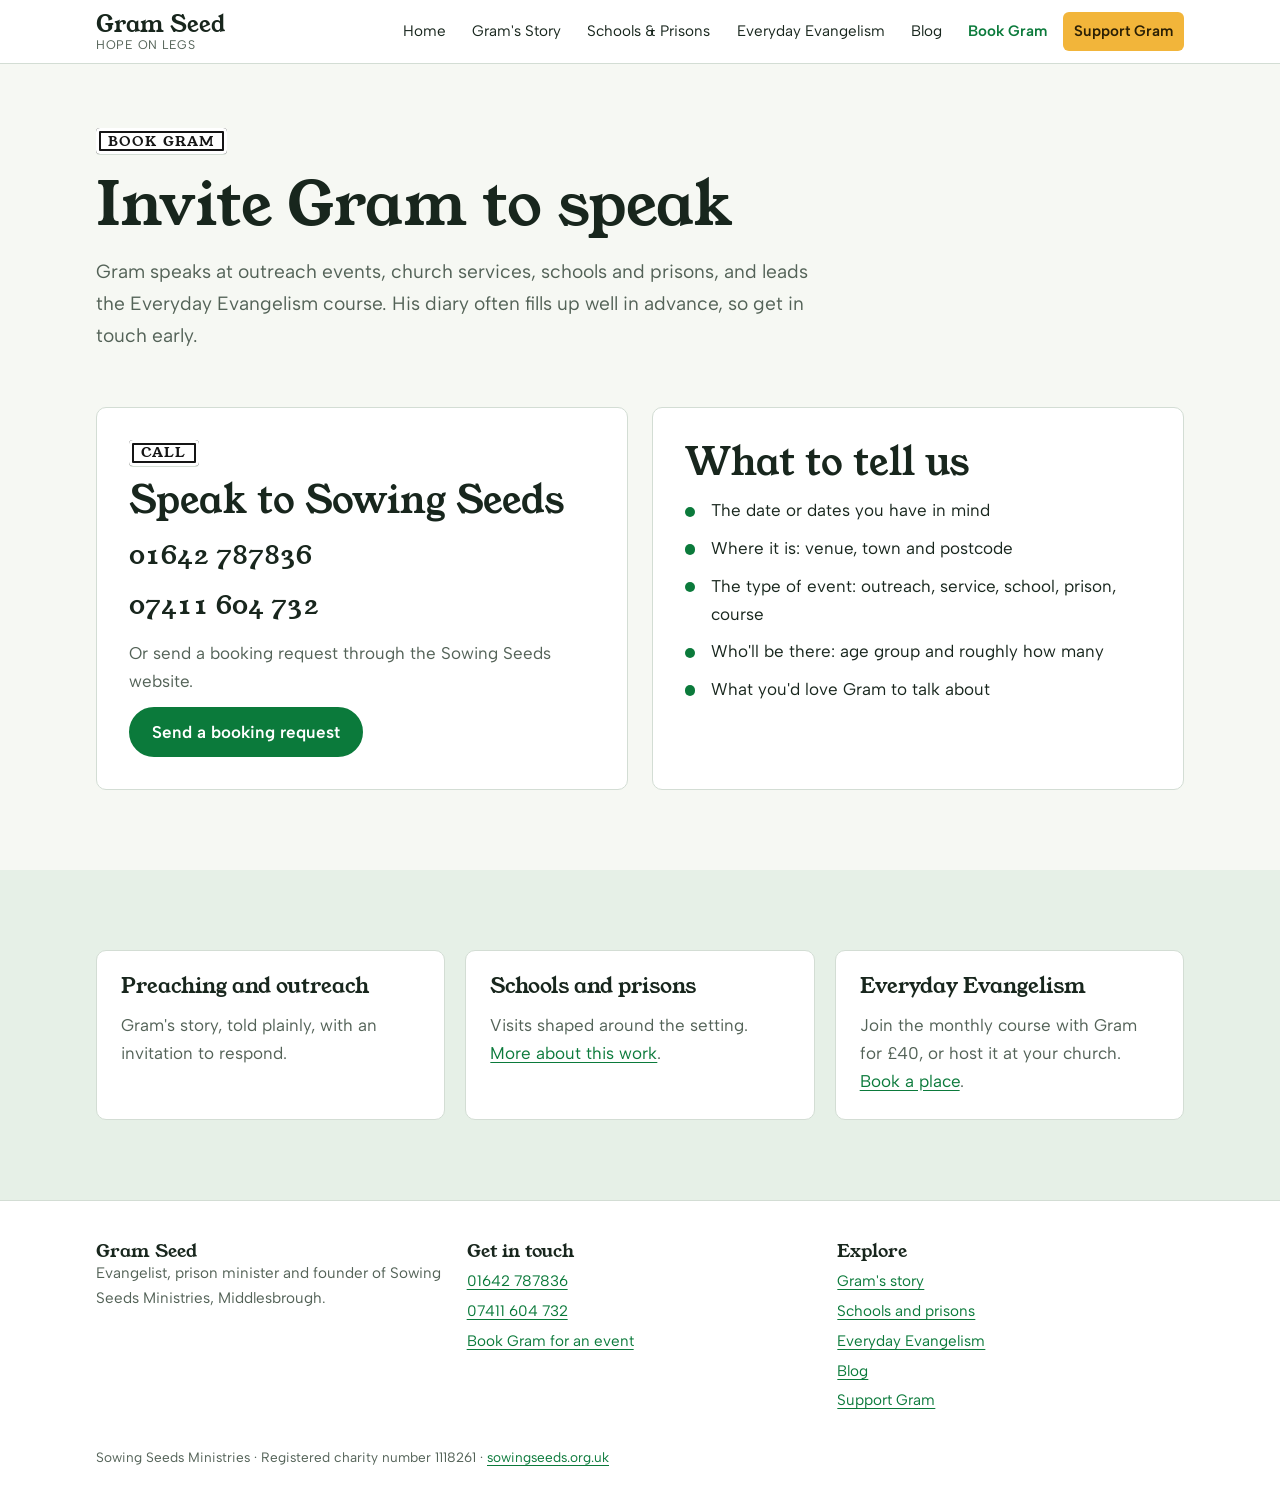
<file: book.html>
<!doctype html>
<html lang="en-GB">
<head>
<meta charset="utf-8">
<meta name="viewport" content="width=device-width, initial-scale=1, viewport-fit=cover">
<title>Book Gram · Gram Seed</title>
<link rel="preconnect" href="https://fonts.googleapis.com"><link rel="preconnect" href="https://fonts.gstatic.com" crossorigin><link rel="stylesheet" href="https://fonts.googleapis.com/css2?family=Albert+Sans:wght@400;600;700&family=Young+Serif&display=swap">
<link rel="stylesheet" href="styles.css">
</head>
<body>
<header class="site-header">
  <div class="wrap header-row" style="position:relative">
    <a class="brand" href="index.html"><strong>Gram Seed</strong><span>Hope on legs</span></a>
    <nav class="nav-desktop" aria-label="Main"><ul><li><a href="index.html">Home</a></li><li><a href="story.html">Gram's Story</a></li><li><a href="ministry.html">Schools &amp; Prisons</a></li><li><a href="course.html">Everyday Evangelism</a></li><li><a href="blog.html">Blog</a></li><li><a href="book.html" aria-current="page">Book Gram</a></li><li><a class="nav-give" href="donate.html">Support Gram</a></li></ul></nav>
    <details class="nav-mobile"><summary>Menu</summary><nav aria-label="Main (mobile)"><ul><li><a href="index.html">Home</a></li><li><a href="story.html">Gram's Story</a></li><li><a href="ministry.html">Schools &amp; Prisons</a></li><li><a href="course.html">Everyday Evangelism</a></li><li><a href="blog.html">Blog</a></li><li><a href="book.html" aria-current="page">Book Gram</a></li><li><a class="nav-give" href="donate.html">Support Gram</a></li></ul></nav></details>
  </div>
</header>
<main>

<div class="wrap page-hero">
  <span class="sign">Book Gram</span>
  <h1>Invite Gram to speak</h1>
  <p class="lead">Gram speaks at outreach events, church services, schools and prisons, and leads the Everyday Evangelism course. His diary often fills up well in advance, so get in touch early.</p>
</div>

<section class="section" style="padding-top:1rem">
  <div class="wrap grid-2">
    <div class="card" style="padding:2rem">
      <span class="sign">Call</span>
      <h2>Speak to Sowing Seeds</h2>
      <div class="stack" style="gap:.5rem">
        <a class="phone" href="tel:01642787836">01642 787836</a>
        <a class="phone" href="tel:07411604732">07411 604 732</a>
      </div>
      <p class="muted">Or send a booking request through the Sowing Seeds website.</p>
      <div><a class="btn" href="https://sowingseeds.org.uk/book-gram">Send a booking request</a></div>
    </div>
    <div class="card" style="padding:2rem">
      <h2>What to tell us</h2>
      <ul class="ticks">
        <li>The date or dates you have in mind</li>
        <li>Where it is: venue, town and postcode</li>
        <li>The type of event: outreach, service, school, prison, course</li>
        <li>Who'll be there: age group and roughly how many</li>
        <li>What you'd love Gram to talk about</li>
      </ul>
    </div>
  </div>
</section>

<section class="section band">
  <div class="wrap grid-3">
    <article class="card"><h3>Preaching and outreach</h3><p class="muted">Gram's story, told plainly, with an invitation to respond.</p></article>
    <article class="card"><h3>Schools and prisons</h3><p class="muted">Visits shaped around the setting. <a href="ministry.html">More about this work</a>.</p></article>
    <article class="card"><h3>Everyday Evangelism</h3><p class="muted">Join the monthly course with Gram for £40, or host it at your church. <a href="course.html#book">Book a place</a>.</p></article>
  </div>
</section>

</main>
<footer class="site-footer">
  <div class="wrap">
    <div class="footer-grid">
      <div>
        <h3>Gram Seed</h3>
        <p class="muted">Evangelist, prison minister and founder of Sowing Seeds Ministries, Middlesbrough.</p>
      </div>
      <div>
        <h3>Get in touch</h3>
        <ul>
          <li><a href="tel:01642787836">01642 787836</a></li>
          <li><a href="tel:07411604732">07411 604 732</a></li>
          <li><a href="book.html">Book Gram for an event</a></li>
        </ul>
      </div>
      <div>
        <h3>Explore</h3>
        <ul>
          <li><a href="story.html">Gram's story</a></li>
          <li><a href="ministry.html">Schools and prisons</a></li>
          <li><a href="course.html">Everyday Evangelism</a></li>
          <li><a href="blog.html">Blog</a></li>
          <li><a href="donate.html">Support Gram</a></li>
        </ul>
      </div>
    </div>
    <p class="fineprint">Sowing Seeds Ministries · Registered charity number 1118261 · <a href="https://sowingseeds.org.uk/">sowingseeds.org.uk</a></p>
  </div>
</footer>
</body>
</html>
</file>
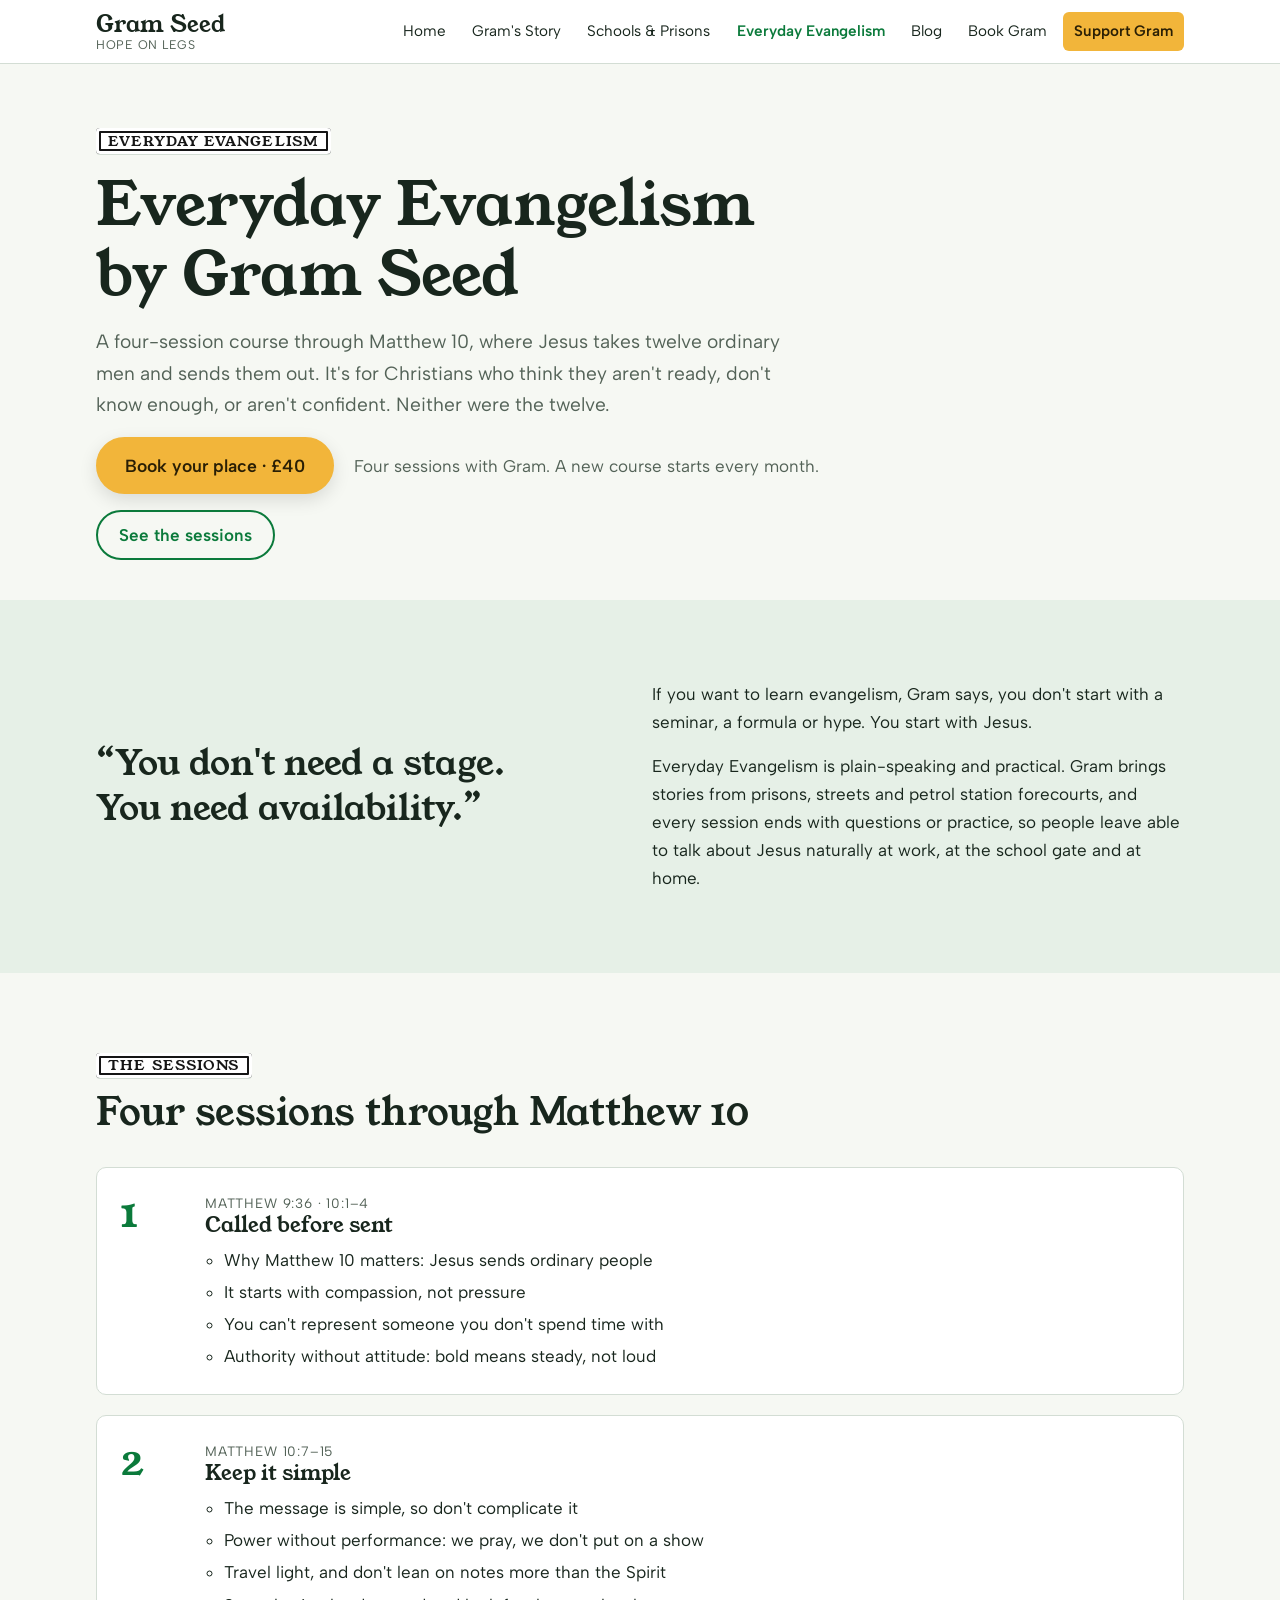
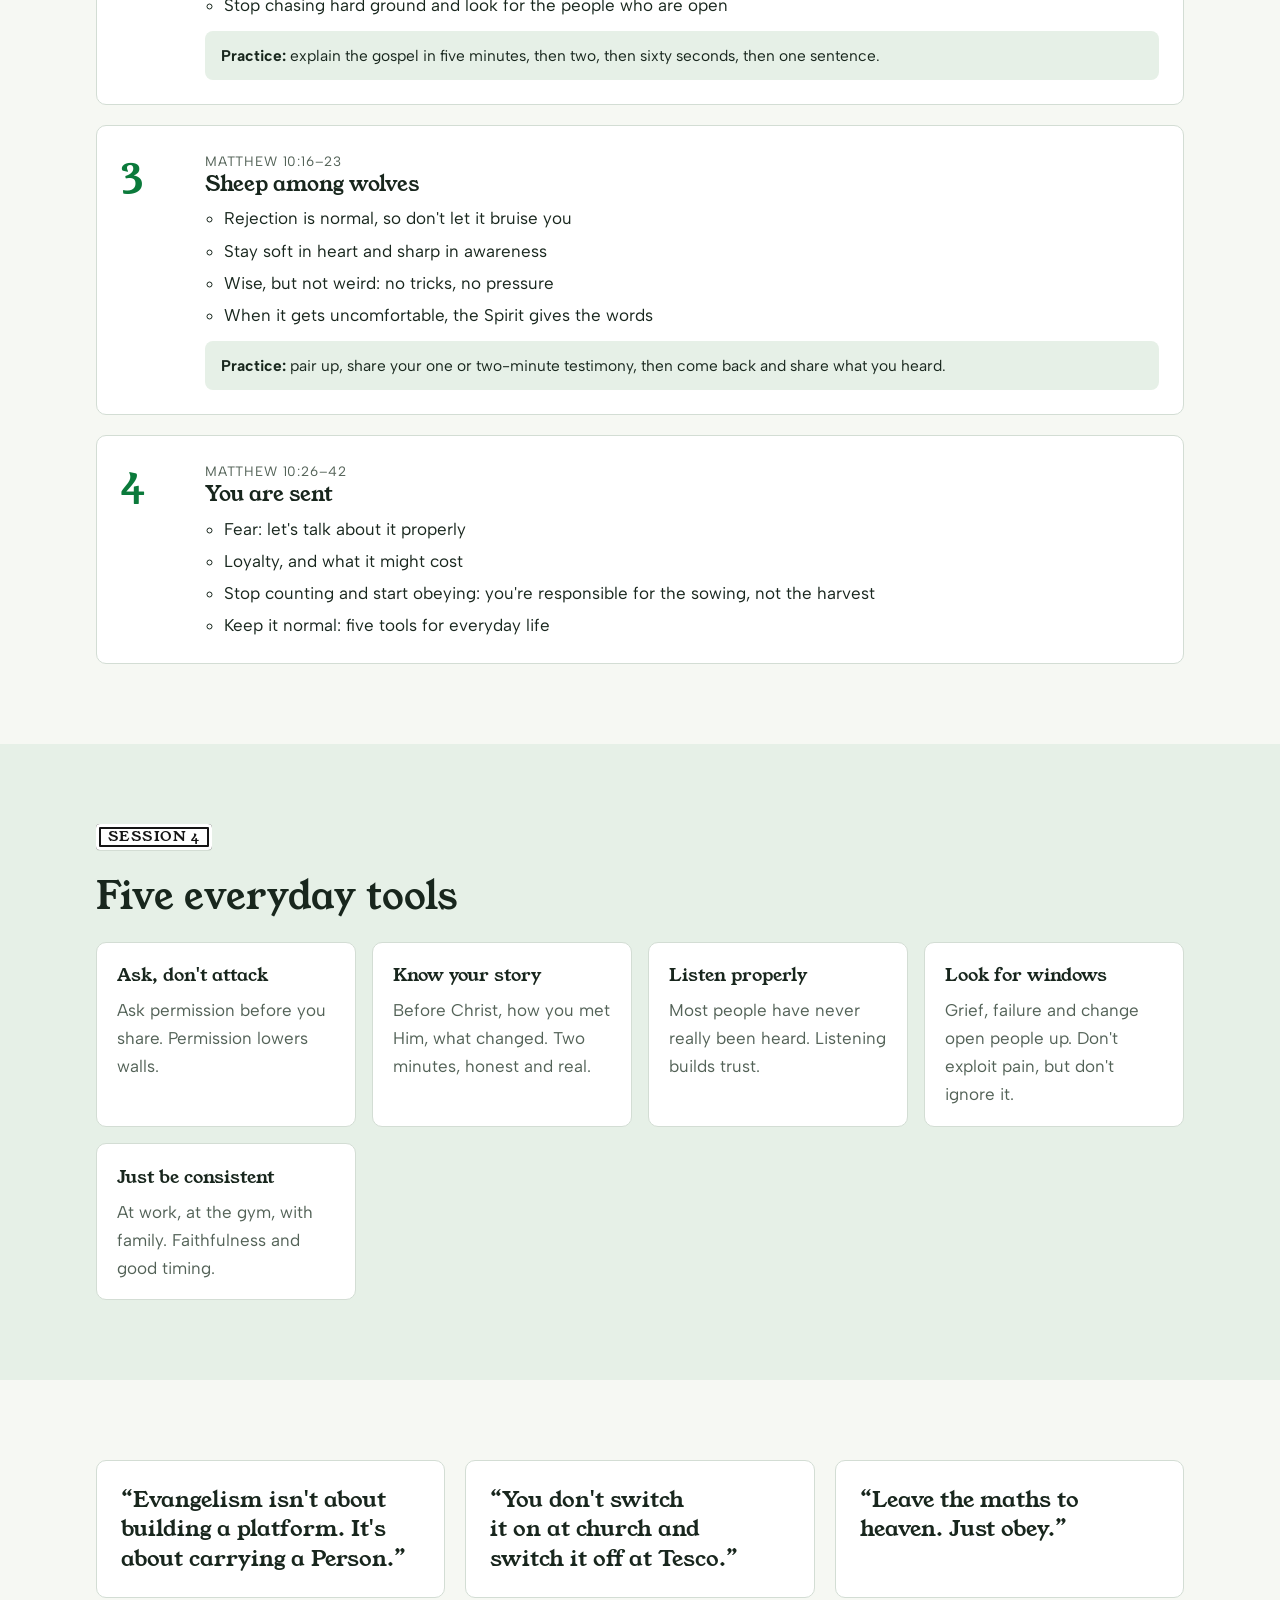
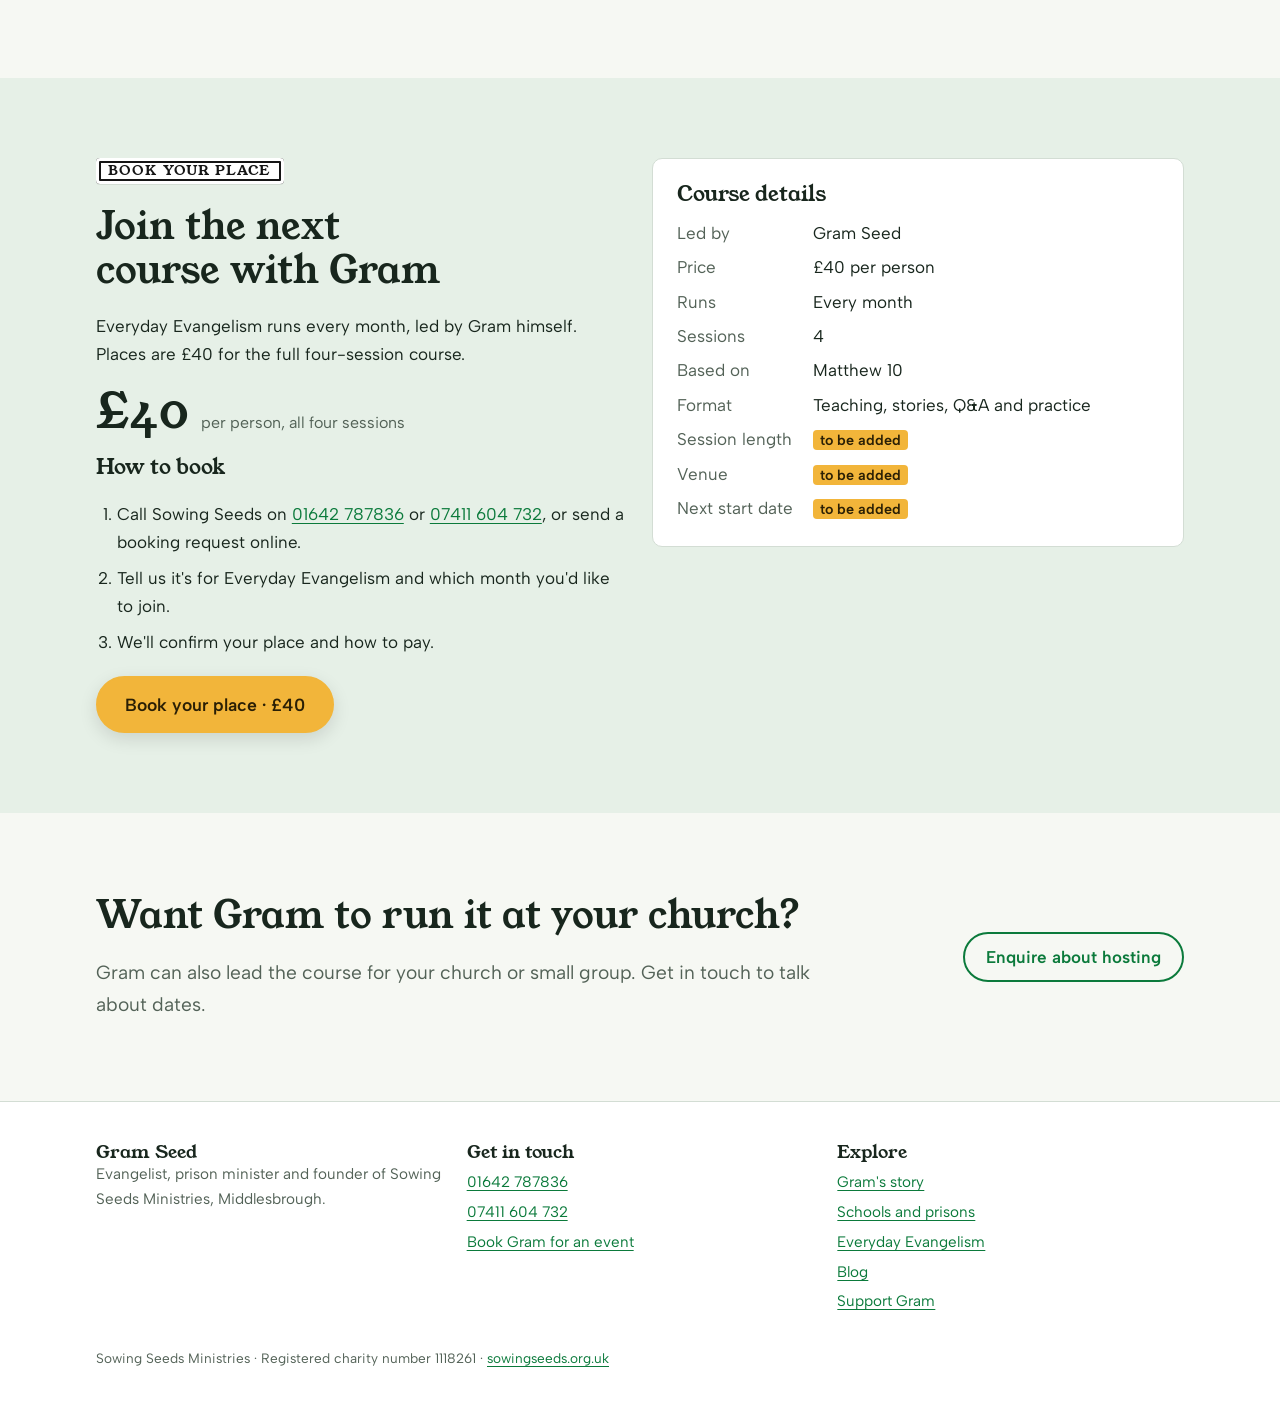
<file: course.html>
<!doctype html>
<html lang="en-GB">
<head>
<meta charset="utf-8">
<meta name="viewport" content="width=device-width, initial-scale=1, viewport-fit=cover">
<title>Everyday Evangelism · Gram Seed</title>
<link rel="preconnect" href="https://fonts.googleapis.com"><link rel="preconnect" href="https://fonts.gstatic.com" crossorigin><link rel="stylesheet" href="https://fonts.googleapis.com/css2?family=Albert+Sans:wght@400;600;700&family=Young+Serif&display=swap">
<link rel="stylesheet" href="styles.css">
</head>
<body>
<header class="site-header">
  <div class="wrap header-row" style="position:relative">
    <a class="brand" href="index.html"><strong>Gram Seed</strong><span>Hope on legs</span></a>
    <nav class="nav-desktop" aria-label="Main"><ul><li><a href="index.html">Home</a></li><li><a href="story.html">Gram's Story</a></li><li><a href="ministry.html">Schools &amp; Prisons</a></li><li><a href="course.html" aria-current="page">Everyday Evangelism</a></li><li><a href="blog.html">Blog</a></li><li><a href="book.html">Book Gram</a></li><li><a class="nav-give" href="donate.html">Support Gram</a></li></ul></nav>
    <details class="nav-mobile"><summary>Menu</summary><nav aria-label="Main (mobile)"><ul><li><a href="index.html">Home</a></li><li><a href="story.html">Gram's Story</a></li><li><a href="ministry.html">Schools &amp; Prisons</a></li><li><a href="course.html" aria-current="page">Everyday Evangelism</a></li><li><a href="blog.html">Blog</a></li><li><a href="book.html">Book Gram</a></li><li><a class="nav-give" href="donate.html">Support Gram</a></li></ul></nav></details>
  </div>
</header>
<main>

<div class="wrap page-hero">
  <span class="sign">Everyday Evangelism</span>
  <h1>Everyday Evangelism by Gram Seed</h1>
  <p class="lead">A four-session course through Matthew 10, where Jesus takes twelve ordinary men and sends them out. It's for Christians who think they aren't ready, don't know enough, or aren't confident. Neither were the twelve.</p>
  <div class="price-row">
    <a class="btn sun big" href="#book">Book your place · £40</a>
    <p class="muted">Four sessions with Gram. A new course starts every month.</p>
  </div>
  <div class="actions"><a class="btn ghost" href="#sessions">See the sessions</a></div>
</div>

<section class="section band">
  <div class="wrap grid-2" style="align-items:center">
    <p class="pull">“You don't need a stage. You need availability.”</p>
    <div class="prose">
      <p>If you want to learn evangelism, Gram says, you don't start with a seminar, a formula or hype. You start with Jesus.</p>
      <p>Everyday Evangelism is plain-speaking and practical. Gram brings stories from prisons, streets and petrol station forecourts, and every session ends with questions or practice, so people leave able to talk about Jesus naturally at work, at the school gate and at home.</p>
    </div>
  </div>
</section>

<section class="section" id="sessions">
  <div class="wrap stack" style="gap:2rem">
    <div class="stack" style="gap:.75rem">
      <span class="sign">The sessions</span>
      <h2>Four sessions through Matthew 10</h2>
    </div>
    <ol class="sessions">
      <li class="session"><div class="num">1</div><div>
        <p class="ref">Matthew 9:36 · 10:1–4</p>
        <h3>Called before sent</h3>
        <ul>
          <li>Why Matthew 10 matters: Jesus sends ordinary people</li>
          <li>It starts with compassion, not pressure</li>
          <li>You can't represent someone you don't spend time with</li>
          <li>Authority without attitude: bold means steady, not loud</li>
        </ul>
      </div></li>
      <li class="session"><div class="num">2</div><div>
        <p class="ref">Matthew 10:7–15</p>
        <h3>Keep it simple</h3>
        <ul>
          <li>The message is simple, so don't complicate it</li>
          <li>Power without performance: we pray, we don't put on a show</li>
          <li>Travel light, and don't lean on notes more than the Spirit</li>
          <li>Stop chasing hard ground and look for the people who are open</li>
        </ul>
        <p class="practice"><strong>Practice:</strong> explain the gospel in five minutes, then two, then sixty seconds, then one sentence.</p>
      </div></li>
      <li class="session"><div class="num">3</div><div>
        <p class="ref">Matthew 10:16–23</p>
        <h3>Sheep among wolves</h3>
        <ul>
          <li>Rejection is normal, so don't let it bruise you</li>
          <li>Stay soft in heart and sharp in awareness</li>
          <li>Wise, but not weird: no tricks, no pressure</li>
          <li>When it gets uncomfortable, the Spirit gives the words</li>
        </ul>
        <p class="practice"><strong>Practice:</strong> pair up, share your one or two-minute testimony, then come back and share what you heard.</p>
      </div></li>
      <li class="session"><div class="num">4</div><div>
        <p class="ref">Matthew 10:26–42</p>
        <h3>You are sent</h3>
        <ul>
          <li>Fear: let's talk about it properly</li>
          <li>Loyalty, and what it might cost</li>
          <li>Stop counting and start obeying: you're responsible for the sowing, not the harvest</li>
          <li>Keep it normal: five tools for everyday life</li>
        </ul>
      </div></li>
    </ol>
  </div>
</section>

<section class="section band">
  <div class="wrap stack" style="gap:1.5rem">
    <span class="sign">Session 4</span>
    <h2>Five everyday tools</h2>
    <ul class="tools">
      <li><strong>Ask, don't attack</strong><span class="muted">Ask permission before you share. Permission lowers walls.</span></li>
      <li><strong>Know your story</strong><span class="muted">Before Christ, how you met Him, what changed. Two minutes, honest and real.</span></li>
      <li><strong>Listen properly</strong><span class="muted">Most people have never really been heard. Listening builds trust.</span></li>
      <li><strong>Look for windows</strong><span class="muted">Grief, failure and change open people up. Don't exploit pain, but don't ignore it.</span></li>
      <li><strong>Just be consistent</strong><span class="muted">At work, at the gym, with family. Faithfulness and good timing.</span></li>
    </ul>
  </div>
</section>

<section class="section">
  <div class="wrap grid-3">
    <div class="card"><p class="pull" style="font-size:1.4rem">“Evangelism isn't about building a platform. It's about carrying a Person.”</p></div>
    <div class="card"><p class="pull" style="font-size:1.4rem">“You don't switch it on at church and switch it off at Tesco.”</p></div>
    <div class="card"><p class="pull" style="font-size:1.4rem">“Leave the maths to heaven. Just obey.”</p></div>
  </div>
</section>

<section class="section band" id="book">
  <div class="wrap grid-2" style="align-items:start">
    <div class="stack">
      <span class="sign">Book your place</span>
      <h2>Join the next course with Gram</h2>
      <p class="prose">Everyday Evangelism runs every month, led by Gram himself. Places are £40 for the full four-session course.</p>
      <p class="price">£40 <span>per person, all four sessions</span></p>
      <h3>How to book</h3>
      <ol class="steps">
        <li>Call Sowing Seeds on <a href="tel:01642787836">01642 787836</a> or <a href="tel:07411604732">07411 604 732</a>, or send a booking request online.</li>
        <li>Tell us it's for Everyday Evangelism and which month you'd like to join.</li>
        <li>We'll confirm your place and how to pay.</li>
      </ol>
      <div class="actions"><a class="btn sun big" href="https://sowingseeds.org.uk/book-gram">Book your place · £40</a></div>
    </div>
    <div class="card">
      <h3>Course details</h3>
      <dl class="details">
        <dt>Led by</dt><dd>Gram Seed</dd>
        <dt>Price</dt><dd>£40 per person</dd>
        <dt>Runs</dt><dd>Every month</dd>
        <dt>Sessions</dt><dd>4</dd>
        <dt>Based on</dt><dd>Matthew 10</dd>
        <dt>Format</dt><dd>Teaching, stories, Q&amp;A and practice</dd>
        <dt>Session length</dt><dd><span class="todo">to be added</span></dd>
        <dt>Venue</dt><dd><span class="todo">to be added</span></dd>
        <dt>Next start date</dt><dd><span class="todo">to be added</span></dd>
      </dl>
    </div>
  </div>
</section>

<section class="section" id="host">
  <div class="wrap cta">
    <div class="stack">
      <h2>Want Gram to run it at your church?</h2>
      <p class="lead">Gram can also lead the course for your church or small group. Get in touch to talk about dates.</p>
    </div>
    <div><a class="btn ghost" href="book.html">Enquire about hosting</a></div>
  </div>
</section>

</main>
<footer class="site-footer">
  <div class="wrap">
    <div class="footer-grid">
      <div>
        <h3>Gram Seed</h3>
        <p class="muted">Evangelist, prison minister and founder of Sowing Seeds Ministries, Middlesbrough.</p>
      </div>
      <div>
        <h3>Get in touch</h3>
        <ul>
          <li><a href="tel:01642787836">01642 787836</a></li>
          <li><a href="tel:07411604732">07411 604 732</a></li>
          <li><a href="book.html">Book Gram for an event</a></li>
        </ul>
      </div>
      <div>
        <h3>Explore</h3>
        <ul>
          <li><a href="story.html">Gram's story</a></li>
          <li><a href="ministry.html">Schools and prisons</a></li>
          <li><a href="course.html">Everyday Evangelism</a></li>
          <li><a href="blog.html">Blog</a></li>
          <li><a href="donate.html">Support Gram</a></li>
        </ul>
      </div>
    </div>
    <p class="fineprint">Sowing Seeds Ministries · Registered charity number 1118261 · <a href="https://sowingseeds.org.uk/">sowingseeds.org.uk</a></p>
  </div>
</footer>
</body>
</html>
</file>
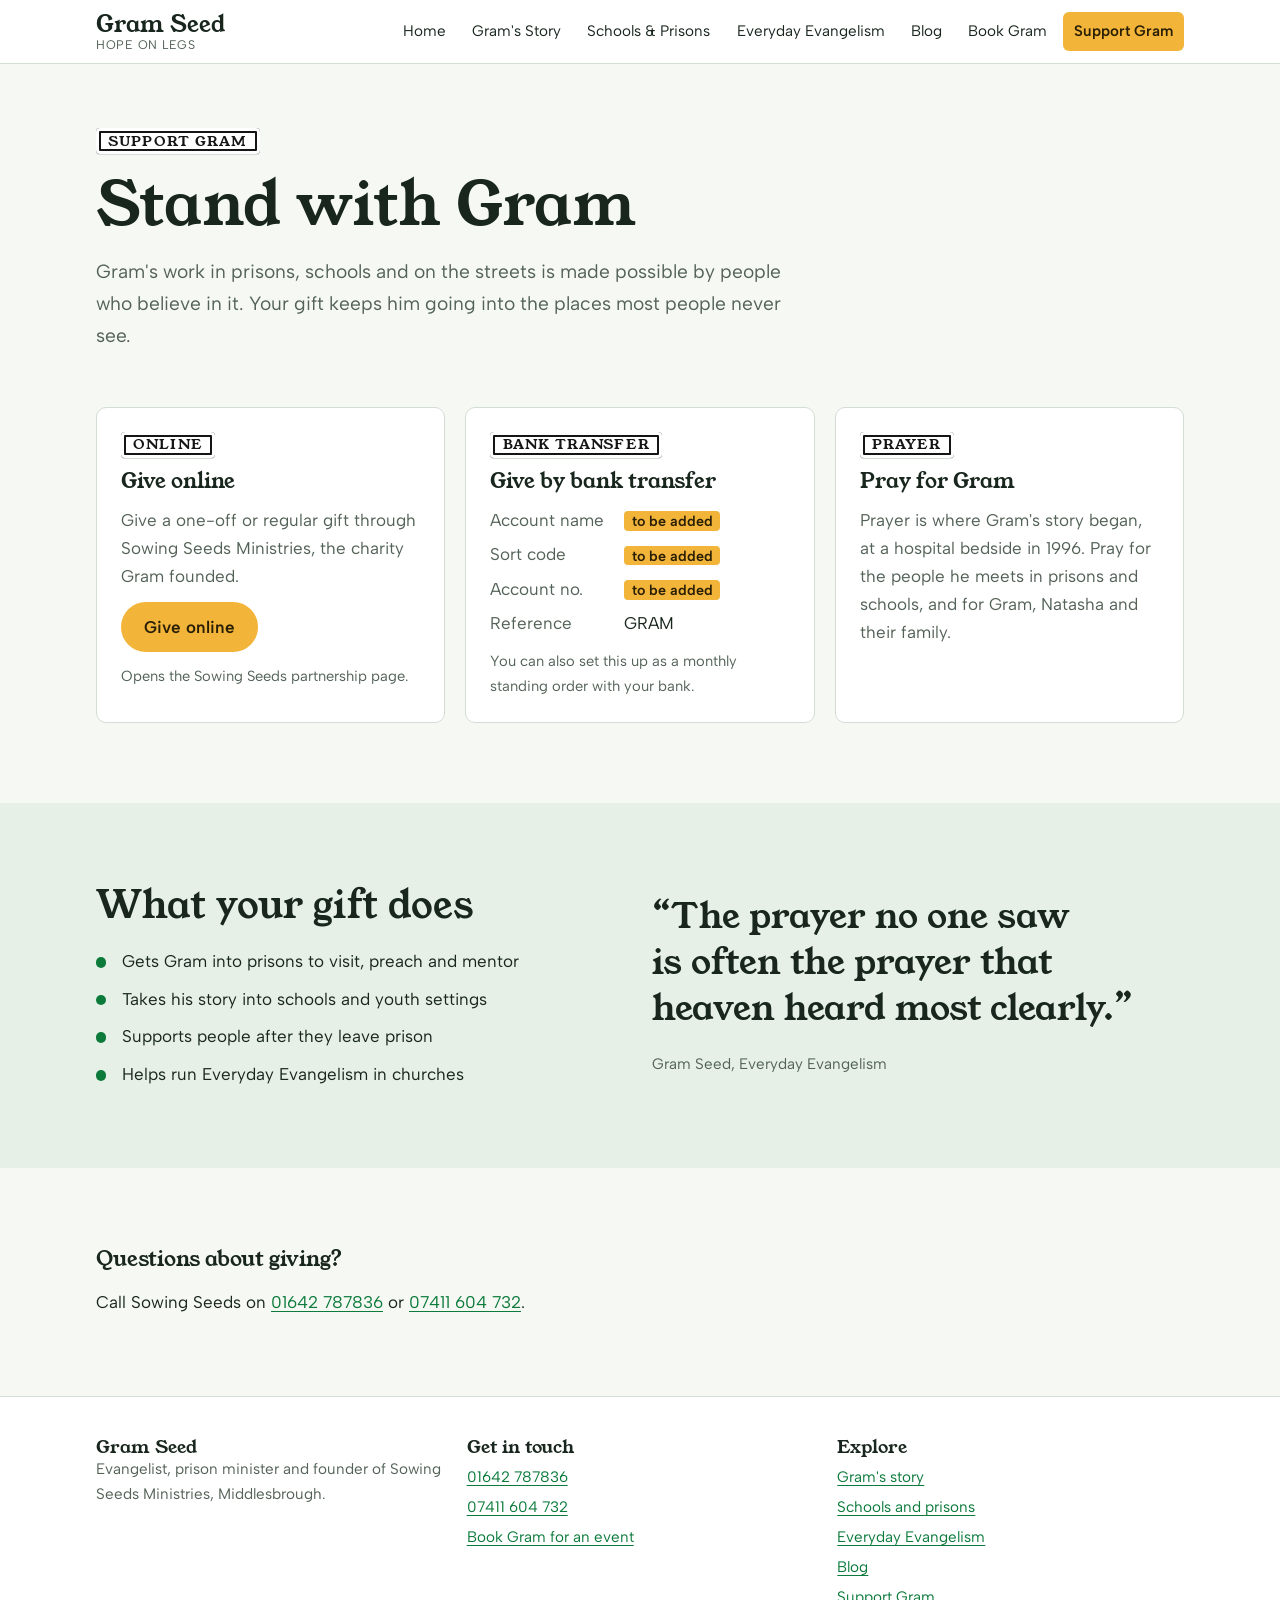
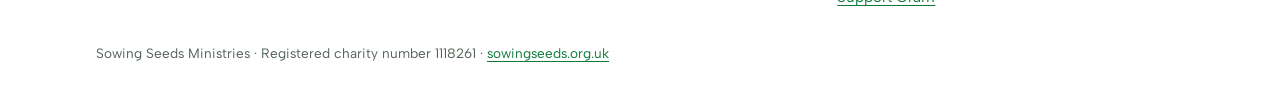
<file: donate.html>
<!doctype html>
<html lang="en-GB">
<head>
<meta charset="utf-8">
<meta name="viewport" content="width=device-width, initial-scale=1, viewport-fit=cover">
<title>Support Gram · Gram Seed</title>
<link rel="preconnect" href="https://fonts.googleapis.com"><link rel="preconnect" href="https://fonts.gstatic.com" crossorigin><link rel="stylesheet" href="https://fonts.googleapis.com/css2?family=Albert+Sans:wght@400;600;700&family=Young+Serif&display=swap">
<link rel="stylesheet" href="styles.css">
</head>
<body>
<header class="site-header">
  <div class="wrap header-row" style="position:relative">
    <a class="brand" href="index.html"><strong>Gram Seed</strong><span>Hope on legs</span></a>
    <nav class="nav-desktop" aria-label="Main"><ul><li><a href="index.html">Home</a></li><li><a href="story.html">Gram's Story</a></li><li><a href="ministry.html">Schools &amp; Prisons</a></li><li><a href="course.html">Everyday Evangelism</a></li><li><a href="blog.html">Blog</a></li><li><a href="book.html">Book Gram</a></li><li><a class="nav-give" href="donate.html" aria-current="page">Support Gram</a></li></ul></nav>
    <details class="nav-mobile"><summary>Menu</summary><nav aria-label="Main (mobile)"><ul><li><a href="index.html">Home</a></li><li><a href="story.html">Gram's Story</a></li><li><a href="ministry.html">Schools &amp; Prisons</a></li><li><a href="course.html">Everyday Evangelism</a></li><li><a href="blog.html">Blog</a></li><li><a href="book.html">Book Gram</a></li><li><a class="nav-give" href="donate.html" aria-current="page">Support Gram</a></li></ul></nav></details>
  </div>
</header>
<main>

<div class="wrap page-hero">
  <span class="sign">Support Gram</span>
  <h1>Stand with Gram</h1>
  <p class="lead">Gram's work in prisons, schools and on the streets is made possible by people who believe in it. Your gift keeps him going into the places most people never see.</p>
</div>

<section class="section" style="padding-top:1rem">
  <div class="wrap grid-3">
    <article class="card">
      <span class="sign">Online</span>
      <h3>Give online</h3>
      <p class="muted">Give a one-off or regular gift through Sowing Seeds Ministries, the charity Gram founded.</p>
      <div><a class="btn sun" href="https://sowingseeds.org.uk/donate">Give online</a></div>
      <p class="note">Opens the Sowing Seeds partnership page.</p>
    </article>
    <article class="card">
      <span class="sign">Bank transfer</span>
      <h3>Give by bank transfer</h3>
      <dl class="details">
        <dt>Account name</dt><dd><span class="todo">to be added</span></dd>
        <dt>Sort code</dt><dd><span class="todo">to be added</span></dd>
        <dt>Account no.</dt><dd><span class="todo">to be added</span></dd>
        <dt>Reference</dt><dd>GRAM</dd>
      </dl>
      <p class="note">You can also set this up as a monthly standing order with your bank.</p>
    </article>
    <article class="card">
      <span class="sign">Prayer</span>
      <h3>Pray for Gram</h3>
      <p class="muted">Prayer is where Gram's story began, at a hospital bedside in 1996. Pray for the people he meets in prisons and schools, and for Gram, Natasha and their family.</p>
    </article>
  </div>
</section>

<section class="section band">
  <div class="wrap grid-2" style="align-items:center">
    <div class="stack">
      <h2>What your gift does</h2>
      <ul class="ticks">
        <li>Gets Gram into prisons to visit, preach and mentor</li>
        <li>Takes his story into schools and youth settings</li>
        <li>Supports people after they leave prison</li>
        <li>Helps run Everyday Evangelism in churches</li>
      </ul>
    </div>
    <div class="stack">
      <p class="pull">“The prayer no one saw is often the prayer that heaven heard most clearly.”</p>
      <p class="pull-cite">Gram Seed, Everyday Evangelism</p>
    </div>
  </div>
</section>

<section class="section">
  <div class="wrap prose">
    <h3>Questions about giving?</h3>
    <p>Call Sowing Seeds on <a href="tel:01642787836">01642 787836</a> or <a href="tel:07411604732">07411 604 732</a>.</p>
  </div>
</section>

</main>
<footer class="site-footer">
  <div class="wrap">
    <div class="footer-grid">
      <div>
        <h3>Gram Seed</h3>
        <p class="muted">Evangelist, prison minister and founder of Sowing Seeds Ministries, Middlesbrough.</p>
      </div>
      <div>
        <h3>Get in touch</h3>
        <ul>
          <li><a href="tel:01642787836">01642 787836</a></li>
          <li><a href="tel:07411604732">07411 604 732</a></li>
          <li><a href="book.html">Book Gram for an event</a></li>
        </ul>
      </div>
      <div>
        <h3>Explore</h3>
        <ul>
          <li><a href="story.html">Gram's story</a></li>
          <li><a href="ministry.html">Schools and prisons</a></li>
          <li><a href="course.html">Everyday Evangelism</a></li>
          <li><a href="blog.html">Blog</a></li>
          <li><a href="donate.html">Support Gram</a></li>
        </ul>
      </div>
    </div>
    <p class="fineprint">Sowing Seeds Ministries · Registered charity number 1118261 · <a href="https://sowingseeds.org.uk/">sowingseeds.org.uk</a></p>
  </div>
</footer>
</body>
</html>
</file>
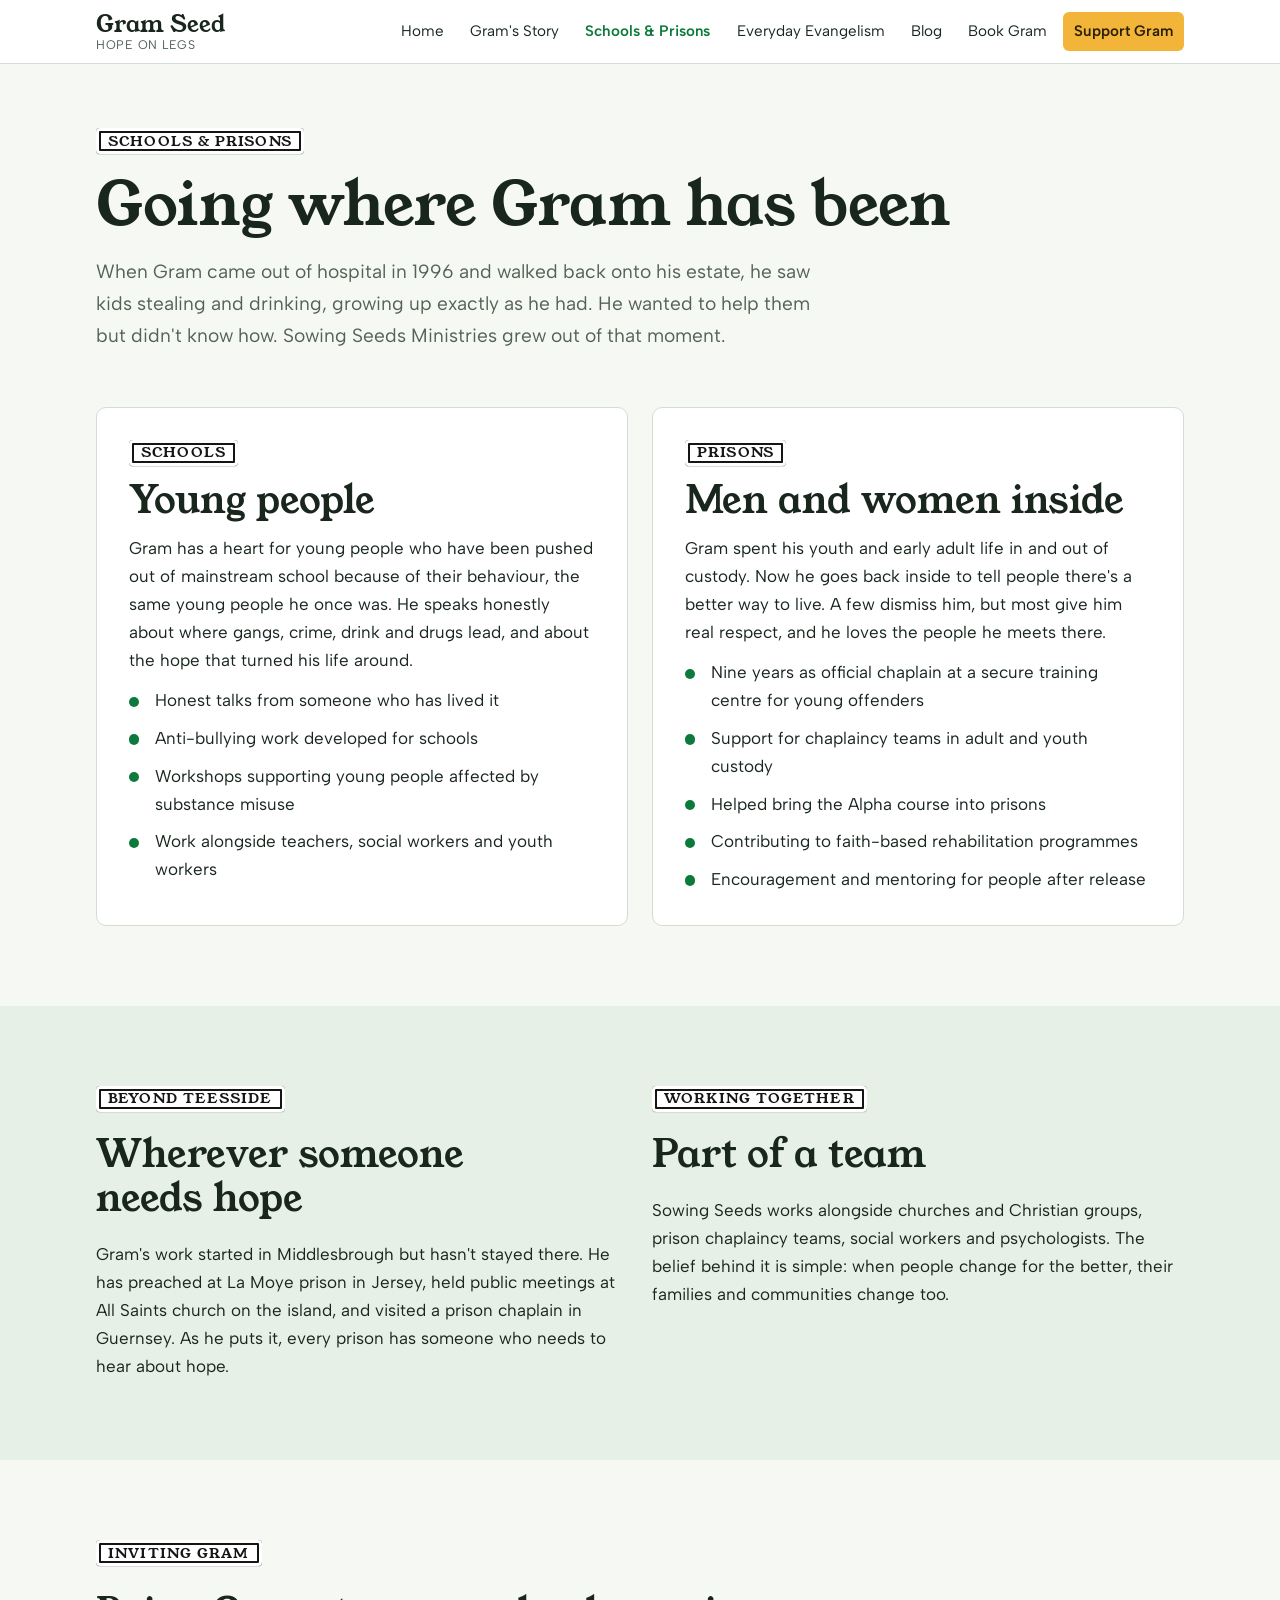
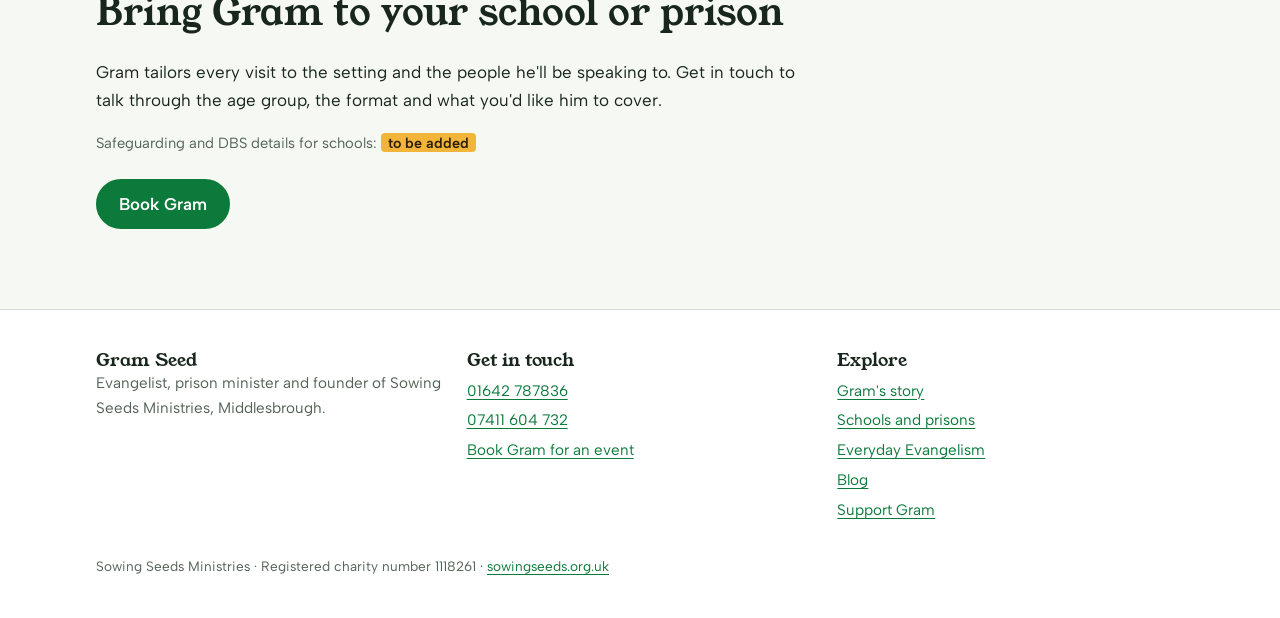
<file: ministry.html>
<!doctype html>
<html lang="en-GB">
<head>
<meta charset="utf-8">
<meta name="viewport" content="width=device-width, initial-scale=1, viewport-fit=cover">
<title>Schools & Prisons · Gram Seed</title>
<link rel="preconnect" href="https://fonts.googleapis.com"><link rel="preconnect" href="https://fonts.gstatic.com" crossorigin><link rel="stylesheet" href="https://fonts.googleapis.com/css2?family=Albert+Sans:wght@400;600;700&family=Young+Serif&display=swap">
<link rel="stylesheet" href="styles.css">
</head>
<body>
<header class="site-header">
  <div class="wrap header-row" style="position:relative">
    <a class="brand" href="index.html"><strong>Gram Seed</strong><span>Hope on legs</span></a>
    <nav class="nav-desktop" aria-label="Main"><ul><li><a href="index.html">Home</a></li><li><a href="story.html">Gram's Story</a></li><li><a href="ministry.html" aria-current="page">Schools &amp; Prisons</a></li><li><a href="course.html">Everyday Evangelism</a></li><li><a href="blog.html">Blog</a></li><li><a href="book.html">Book Gram</a></li><li><a class="nav-give" href="donate.html">Support Gram</a></li></ul></nav>
    <details class="nav-mobile"><summary>Menu</summary><nav aria-label="Main (mobile)"><ul><li><a href="index.html">Home</a></li><li><a href="story.html">Gram's Story</a></li><li><a href="ministry.html" aria-current="page">Schools &amp; Prisons</a></li><li><a href="course.html">Everyday Evangelism</a></li><li><a href="blog.html">Blog</a></li><li><a href="book.html">Book Gram</a></li><li><a class="nav-give" href="donate.html">Support Gram</a></li></ul></nav></details>
  </div>
</header>
<main>

<div class="wrap page-hero">
  <span class="sign">Schools &amp; prisons</span>
  <h1>Going where Gram has been</h1>
  <p class="lead">When Gram came out of hospital in 1996 and walked back onto his estate, he saw kids stealing and drinking, growing up exactly as he had. He wanted to help them but didn't know how. Sowing Seeds Ministries grew out of that moment.</p>
</div>

<section class="section" style="padding-top:1rem">
  <div class="wrap grid-2">
    <article class="card" style="padding:2rem">
      <span class="sign">Schools</span>
      <h2>Young people</h2>
      <p>Gram has a heart for young people who have been pushed out of mainstream school because of their behaviour, the same young people he once was. He speaks honestly about where gangs, crime, drink and drugs lead, and about the hope that turned his life around.</p>
      <ul class="ticks">
        <li>Honest talks from someone who has lived it</li>
        <li>Anti-bullying work developed for schools</li>
        <li>Workshops supporting young people affected by substance misuse</li>
        <li>Work alongside teachers, social workers and youth workers</li>
      </ul>
    </article>
    <article class="card" style="padding:2rem">
      <span class="sign">Prisons</span>
      <h2>Men and women inside</h2>
      <p>Gram spent his youth and early adult life in and out of custody. Now he goes back inside to tell people there's a better way to live. A few dismiss him, but most give him real respect, and he loves the people he meets there.</p>
      <ul class="ticks">
        <li>Nine years as official chaplain at a secure training centre for young offenders</li>
        <li>Support for chaplaincy teams in adult and youth custody</li>
        <li>Helped bring the Alpha course into prisons</li>
        <li>Contributing to faith-based rehabilitation programmes</li>
        <li>Encouragement and mentoring for people after release</li>
      </ul>
    </article>
  </div>
</section>

<section class="section band">
  <div class="wrap grid-2" style="align-items:start">
    <div class="stack">
      <span class="sign">Beyond Teesside</span>
      <h2>Wherever someone needs hope</h2>
      <p class="prose">Gram's work started in Middlesbrough but hasn't stayed there. He has preached at La Moye prison in Jersey, held public meetings at All Saints church on the island, and visited a prison chaplain in Guernsey. As he puts it, every prison has someone who needs to hear about hope.</p>
    </div>
    <div class="stack">
      <span class="sign">Working together</span>
      <h2>Part of a team</h2>
      <p class="prose">Sowing Seeds works alongside churches and Christian groups, prison chaplaincy teams, social workers and psychologists. The belief behind it is simple: when people change for the better, their families and communities change too.</p>
    </div>
  </div>
</section>

<section class="section">
  <div class="wrap stack" style="gap:1.5rem">
    <span class="sign">Inviting Gram</span>
    <h2>Bring Gram to your school or prison</h2>
    <div class="prose">
      <p>Gram tailors every visit to the setting and the people he'll be speaking to. Get in touch to talk through the age group, the format and what you'd like him to cover.</p>
      <p class="note">Safeguarding and DBS details for schools: <span class="todo">to be added</span></p>
    </div>
    <div class="actions"><a class="btn" href="book.html">Book Gram</a></div>
  </div>
</section>

</main>
<footer class="site-footer">
  <div class="wrap">
    <div class="footer-grid">
      <div>
        <h3>Gram Seed</h3>
        <p class="muted">Evangelist, prison minister and founder of Sowing Seeds Ministries, Middlesbrough.</p>
      </div>
      <div>
        <h3>Get in touch</h3>
        <ul>
          <li><a href="tel:01642787836">01642 787836</a></li>
          <li><a href="tel:07411604732">07411 604 732</a></li>
          <li><a href="book.html">Book Gram for an event</a></li>
        </ul>
      </div>
      <div>
        <h3>Explore</h3>
        <ul>
          <li><a href="story.html">Gram's story</a></li>
          <li><a href="ministry.html">Schools and prisons</a></li>
          <li><a href="course.html">Everyday Evangelism</a></li>
          <li><a href="blog.html">Blog</a></li>
          <li><a href="donate.html">Support Gram</a></li>
        </ul>
      </div>
    </div>
    <p class="fineprint">Sowing Seeds Ministries · Registered charity number 1118261 · <a href="https://sowingseeds.org.uk/">sowingseeds.org.uk</a></p>
  </div>
</footer>
</body>
</html>
</file>
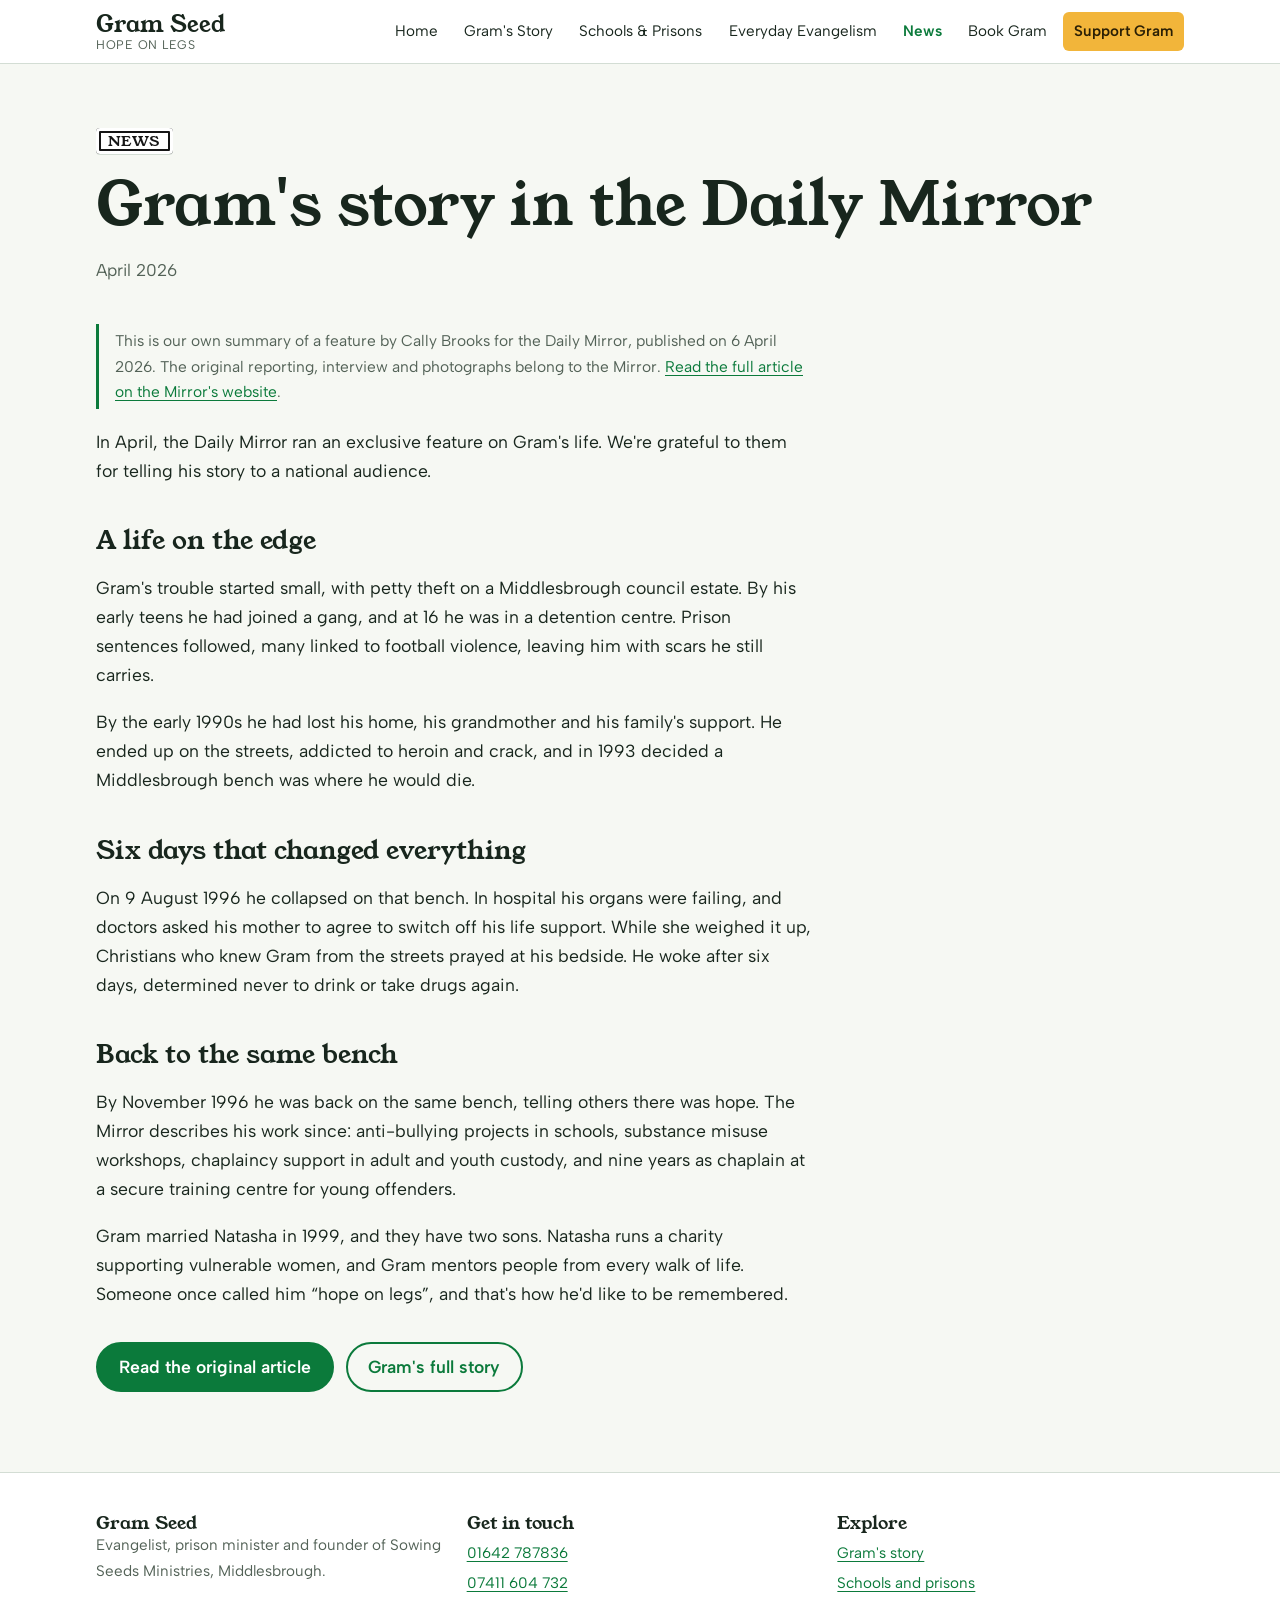
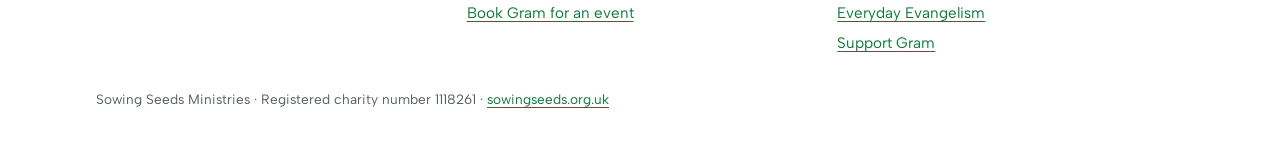
<file: news.html>
<!doctype html>
<html lang="en-GB">
<head>
<meta charset="utf-8">
<meta name="viewport" content="width=device-width, initial-scale=1, viewport-fit=cover">
<title>News · Gram Seed</title>
<link rel="preconnect" href="https://fonts.googleapis.com"><link rel="preconnect" href="https://fonts.gstatic.com" crossorigin><link rel="stylesheet" href="https://fonts.googleapis.com/css2?family=Albert+Sans:wght@400;600;700&family=Young+Serif&display=swap">
<link rel="stylesheet" href="styles.css">
</head>
<body>
<header class="site-header">
  <div class="wrap header-row" style="position:relative">
    <a class="brand" href="index.html"><strong>Gram Seed</strong><span>Hope on legs</span></a>
    <nav class="nav-desktop" aria-label="Main"><ul><li><a href="index.html">Home</a></li><li><a href="story.html">Gram's Story</a></li><li><a href="ministry.html">Schools &amp; Prisons</a></li><li><a href="course.html">Everyday Evangelism</a></li><li><a href="news.html" aria-current="page">News</a></li><li><a href="book.html">Book Gram</a></li><li><a class="nav-give" href="donate.html">Support Gram</a></li></ul></nav>
    <details class="nav-mobile"><summary>Menu</summary><nav aria-label="Main (mobile)"><ul><li><a href="index.html">Home</a></li><li><a href="story.html">Gram's Story</a></li><li><a href="ministry.html">Schools &amp; Prisons</a></li><li><a href="course.html">Everyday Evangelism</a></li><li><a href="news.html" aria-current="page">News</a></li><li><a href="book.html">Book Gram</a></li><li><a class="nav-give" href="donate.html">Support Gram</a></li></ul></nav></details>
  </div>
</header>
<main>

<div class="wrap page-hero">
  <span class="sign">News</span>
  <h1>Gram's story in the Daily Mirror</h1>
  <p class="muted">April 2026</p>
</div>

<section class="section" style="padding-top:0">
  <div class="wrap">
    <article class="article">
      <p class="credit">This is our own summary of a feature by Cally Brooks for the Daily Mirror, published on 6 April 2026. The original reporting, interview and photographs belong to the Mirror. <a href="https://www.mirror.co.uk/news/uk-news/i-hooked-drugs-going-die-36955649">Read the full article on the Mirror's website</a>.</p>
      <p>In April, the Daily Mirror ran an exclusive feature on Gram's life. We're grateful to them for telling his story to a national audience.</p>
      <h2>A life on the edge</h2>
      <p>Gram's trouble started small, with petty theft on a Middlesbrough council estate. By his early teens he had joined a gang, and at 16 he was in a detention centre. Prison sentences followed, many linked to football violence, leaving him with scars he still carries.</p>
      <p>By the early 1990s he had lost his home, his grandmother and his family's support. He ended up on the streets, addicted to heroin and crack, and in 1993 decided a Middlesbrough bench was where he would die.</p>
      <h2>Six days that changed everything</h2>
      <p>On 9 August 1996 he collapsed on that bench. In hospital his organs were failing, and doctors asked his mother to agree to switch off his life support. While she weighed it up, Christians who knew Gram from the streets prayed at his bedside. He woke after six days, determined never to drink or take drugs again.</p>
      <h2>Back to the same bench</h2>
      <p>By November 1996 he was back on the same bench, telling others there was hope. The Mirror describes his work since: anti-bullying projects in schools, substance misuse workshops, chaplaincy support in adult and youth custody, and nine years as chaplain at a secure training centre for young offenders.</p>
      <p>Gram married Natasha in 1999, and they have two sons. Natasha runs a charity supporting vulnerable women, and Gram mentors people from every walk of life. Someone once called him “hope on legs”, and that's how he'd like to be remembered.</p>
      <div class="actions" style="margin-top:1rem"><a class="btn" href="https://www.mirror.co.uk/news/uk-news/i-hooked-drugs-going-die-36955649">Read the original article</a><a class="btn ghost" href="story.html">Gram's full story</a></div>
    </article>
  </div>
</section>

</main>
<footer class="site-footer">
  <div class="wrap">
    <div class="footer-grid">
      <div>
        <h3>Gram Seed</h3>
        <p class="muted">Evangelist, prison minister and founder of Sowing Seeds Ministries, Middlesbrough.</p>
      </div>
      <div>
        <h3>Get in touch</h3>
        <ul>
          <li><a href="tel:01642787836">01642 787836</a></li>
          <li><a href="tel:07411604732">07411 604 732</a></li>
          <li><a href="book.html">Book Gram for an event</a></li>
        </ul>
      </div>
      <div>
        <h3>Explore</h3>
        <ul>
          <li><a href="story.html">Gram's story</a></li>
          <li><a href="ministry.html">Schools and prisons</a></li>
          <li><a href="course.html">Everyday Evangelism</a></li>
          <li><a href="donate.html">Support Gram</a></li>
        </ul>
      </div>
    </div>
    <p class="fineprint">Sowing Seeds Ministries · Registered charity number 1118261 · <a href="https://sowingseeds.org.uk/">sowingseeds.org.uk</a></p>
  </div>
</footer>
</body>
</html>
</file>
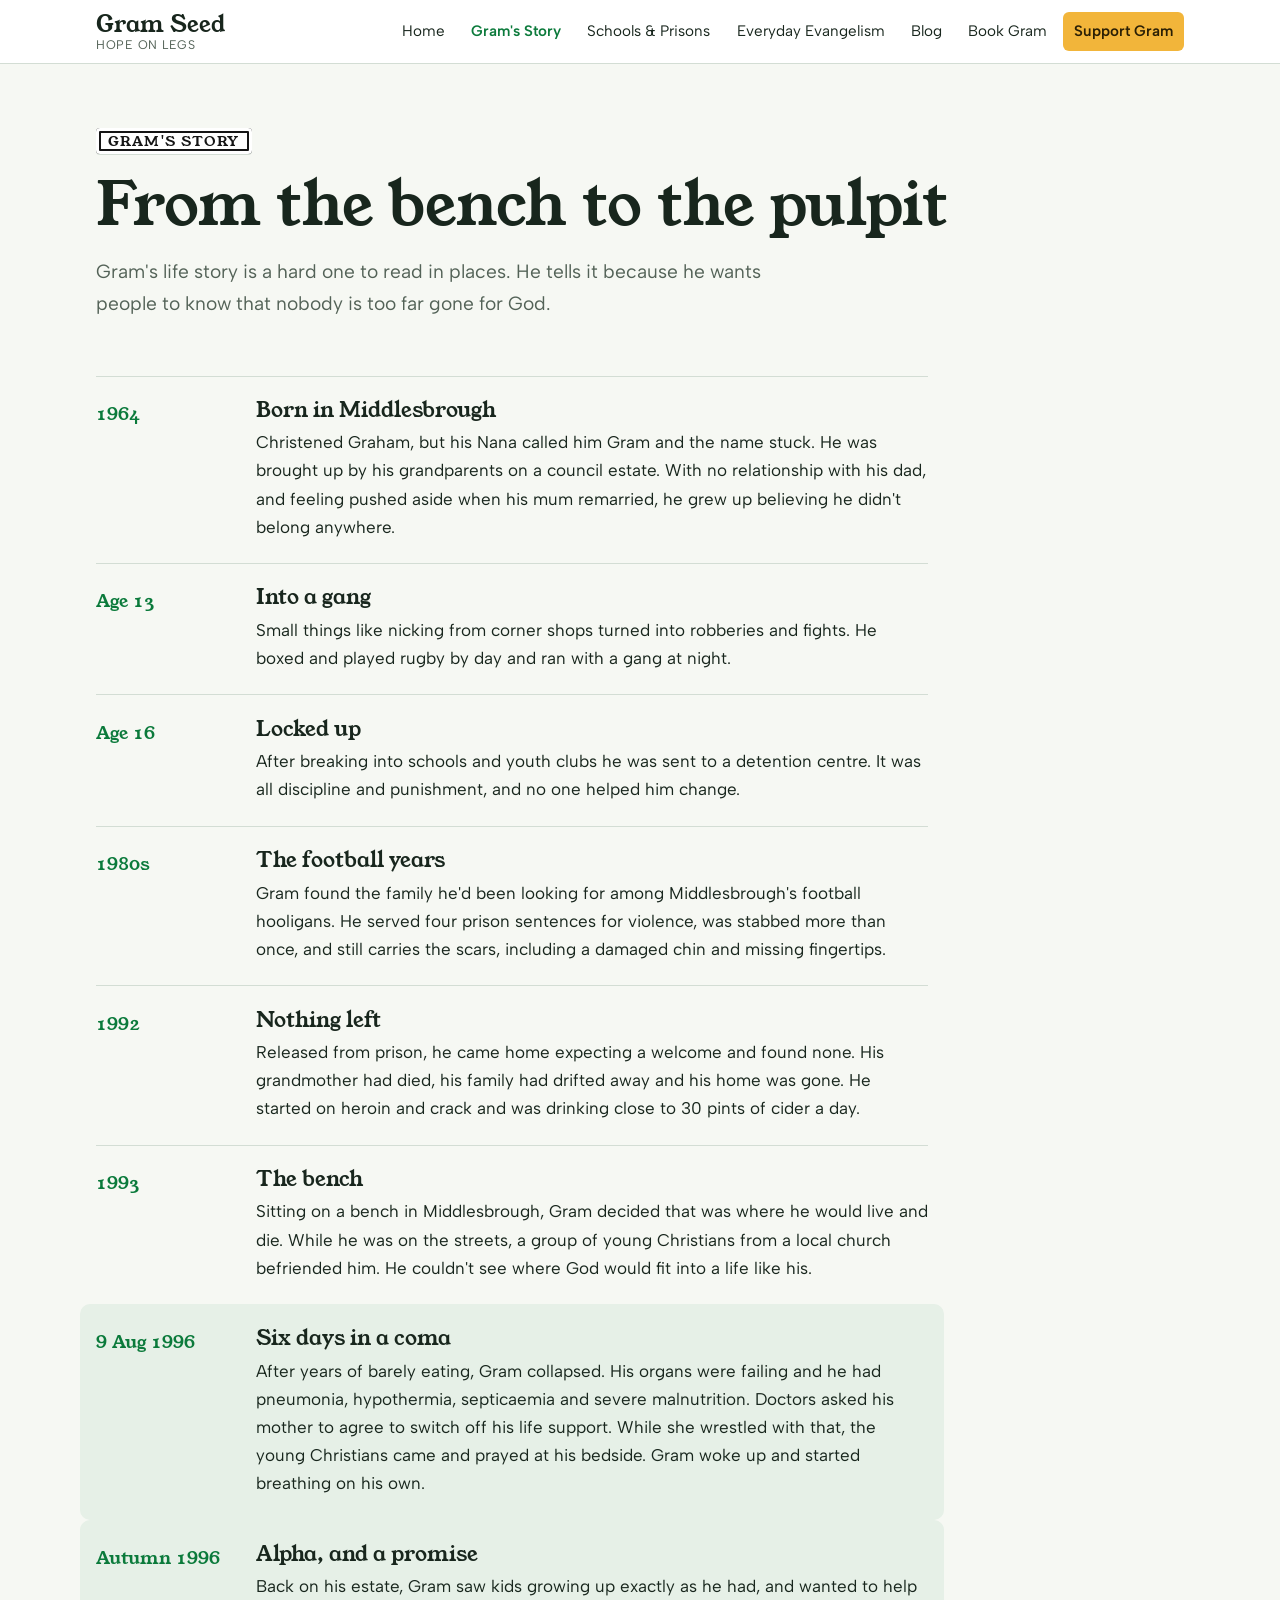
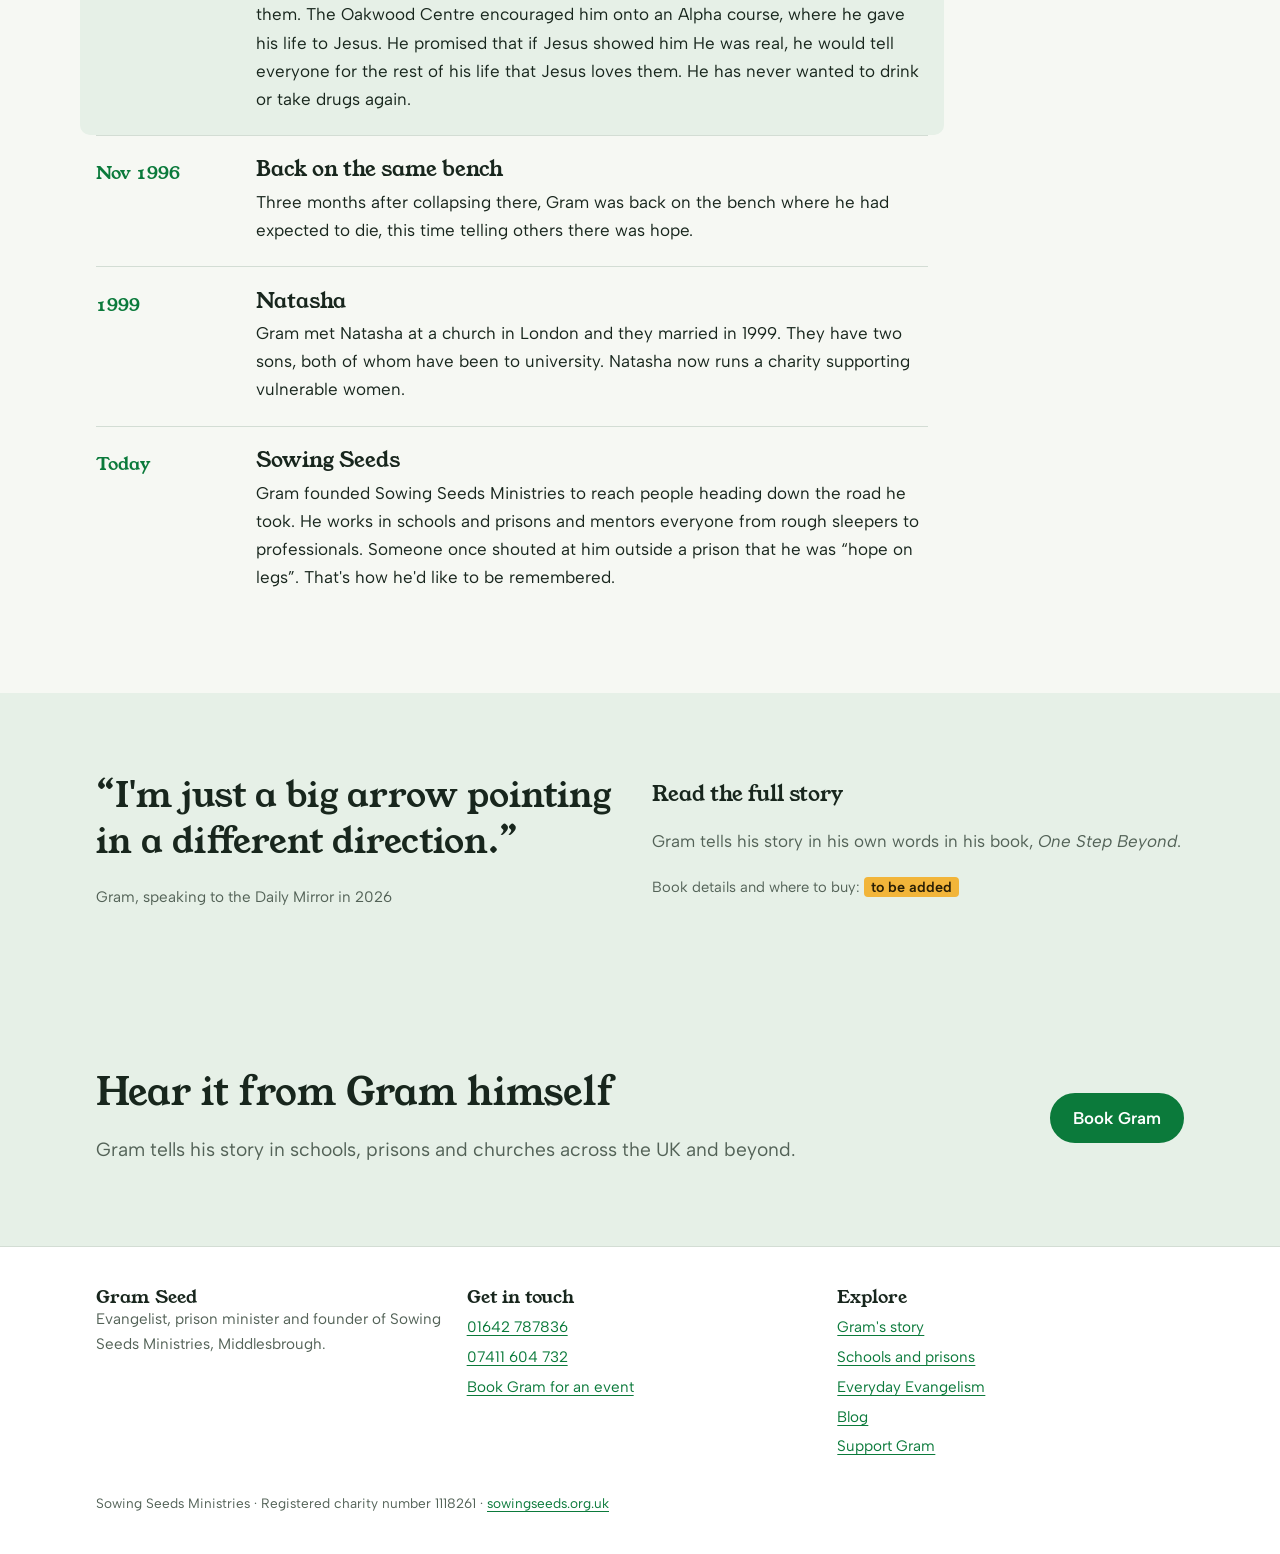
<file: story.html>
<!doctype html>
<html lang="en-GB">
<head>
<meta charset="utf-8">
<meta name="viewport" content="width=device-width, initial-scale=1, viewport-fit=cover">
<title>Gram's Story · Gram Seed</title>
<link rel="preconnect" href="https://fonts.googleapis.com"><link rel="preconnect" href="https://fonts.gstatic.com" crossorigin><link rel="stylesheet" href="https://fonts.googleapis.com/css2?family=Albert+Sans:wght@400;600;700&family=Young+Serif&display=swap">
<link rel="stylesheet" href="styles.css">
</head>
<body>
<header class="site-header">
  <div class="wrap header-row" style="position:relative">
    <a class="brand" href="index.html"><strong>Gram Seed</strong><span>Hope on legs</span></a>
    <nav class="nav-desktop" aria-label="Main"><ul><li><a href="index.html">Home</a></li><li><a href="story.html" aria-current="page">Gram's Story</a></li><li><a href="ministry.html">Schools &amp; Prisons</a></li><li><a href="course.html">Everyday Evangelism</a></li><li><a href="blog.html">Blog</a></li><li><a href="book.html">Book Gram</a></li><li><a class="nav-give" href="donate.html">Support Gram</a></li></ul></nav>
    <details class="nav-mobile"><summary>Menu</summary><nav aria-label="Main (mobile)"><ul><li><a href="index.html">Home</a></li><li><a href="story.html" aria-current="page">Gram's Story</a></li><li><a href="ministry.html">Schools &amp; Prisons</a></li><li><a href="course.html">Everyday Evangelism</a></li><li><a href="blog.html">Blog</a></li><li><a href="book.html">Book Gram</a></li><li><a class="nav-give" href="donate.html">Support Gram</a></li></ul></nav></details>
  </div>
</header>
<main>

<div class="wrap page-hero">
  <span class="sign">Gram's story</span>
  <h1>From the bench to the pulpit</h1>
  <p class="lead">Gram's life story is a hard one to read in places. He tells it because he wants people to know that nobody is too far gone for God.</p>
</div>

<section class="section" style="padding-top:1rem">
  <div class="wrap">
    <ol class="timeline">
      <li><div class="when">1964</div><div><h3>Born in Middlesbrough</h3><p>Christened Graham, but his Nana called him Gram and the name stuck. He was brought up by his grandparents on a council estate. With no relationship with his dad, and feeling pushed aside when his mum remarried, he grew up believing he didn't belong anywhere.</p></div></li>
      <li><div class="when">Age 13</div><div><h3>Into a gang</h3><p>Small things like nicking from corner shops turned into robberies and fights. He boxed and played rugby by day and ran with a gang at night.</p></div></li>
      <li><div class="when">Age 16</div><div><h3>Locked up</h3><p>After breaking into schools and youth clubs he was sent to a detention centre. It was all discipline and punishment, and no one helped him change.</p></div></li>
      <li><div class="when">1980s</div><div><h3>The football years</h3><p>Gram found the family he'd been looking for among Middlesbrough's football hooligans. He served four prison sentences for violence, was stabbed more than once, and still carries the scars, including a damaged chin and missing fingertips.</p></div></li>
      <li><div class="when">1992</div><div><h3>Nothing left</h3><p>Released from prison, he came home expecting a welcome and found none. His grandmother had died, his family had drifted away and his home was gone. He started on heroin and crack and was drinking close to 30 pints of cider a day.</p></div></li>
      <li><div class="when">1993</div><div><h3>The bench</h3><p>Sitting on a bench in Middlesbrough, Gram decided that was where he would live and die. While he was on the streets, a group of young Christians from a local church befriended him. He couldn't see where God would fit into a life like his.</p></div></li>
      <li class="turn"><div class="when">9 Aug 1996</div><div><h3>Six days in a coma</h3><p>After years of barely eating, Gram collapsed. His organs were failing and he had pneumonia, hypothermia, septicaemia and severe malnutrition. Doctors asked his mother to agree to switch off his life support. While she wrestled with that, the young Christians came and prayed at his bedside. Gram woke up and started breathing on his own.</p></div></li>
      <li class="turn"><div class="when">Autumn 1996</div><div><h3>Alpha, and a promise</h3><p>Back on his estate, Gram saw kids growing up exactly as he had, and wanted to help them. The Oakwood Centre encouraged him onto an Alpha course, where he gave his life to Jesus. He promised that if Jesus showed him He was real, he would tell everyone for the rest of his life that Jesus loves them. He has never wanted to drink or take drugs again.</p></div></li>
      <li><div class="when">Nov 1996</div><div><h3>Back on the same bench</h3><p>Three months after collapsing there, Gram was back on the bench where he had expected to die, this time telling others there was hope.</p></div></li>
      <li><div class="when">1999</div><div><h3>Natasha</h3><p>Gram met Natasha at a church in London and they married in 1999. They have two sons, both of whom have been to university. Natasha now runs a charity supporting vulnerable women.</p></div></li>
      <li><div class="when">Today</div><div><h3>Sowing Seeds</h3><p>Gram founded Sowing Seeds Ministries to reach people heading down the road he took. He works in schools and prisons and mentors everyone from rough sleepers to professionals. Someone once shouted at him outside a prison that he was “hope on legs”. That's how he'd like to be remembered.</p></div></li>
    </ol>
  </div>
</section>

<section class="section band">
  <div class="wrap grid-2" style="align-items:center">
    <div class="stack">
      <p class="pull">“I'm just a big arrow pointing in a different direction.”</p>
      <p class="pull-cite">Gram, speaking to the Daily Mirror in 2026</p>
    </div>
    <div class="stack">
      <h3>Read the full story</h3>
      <p class="muted">Gram tells his story in his own words in his book, <em>One Step Beyond</em>.</p>
      <p class="note">Book details and where to buy: <span class="todo">to be added</span></p>
    </div>
  </div>
</section>
<section class="section band"><div class="wrap cta">
  <div class="stack"><h2>Hear it from Gram himself</h2><p class="lead">Gram tells his story in schools, prisons and churches across the UK and beyond.</p></div>
  <div><a class="btn" href="book.html">Book Gram</a></div>
</div></section>
</main>
<footer class="site-footer">
  <div class="wrap">
    <div class="footer-grid">
      <div>
        <h3>Gram Seed</h3>
        <p class="muted">Evangelist, prison minister and founder of Sowing Seeds Ministries, Middlesbrough.</p>
      </div>
      <div>
        <h3>Get in touch</h3>
        <ul>
          <li><a href="tel:01642787836">01642 787836</a></li>
          <li><a href="tel:07411604732">07411 604 732</a></li>
          <li><a href="book.html">Book Gram for an event</a></li>
        </ul>
      </div>
      <div>
        <h3>Explore</h3>
        <ul>
          <li><a href="story.html">Gram's story</a></li>
          <li><a href="ministry.html">Schools and prisons</a></li>
          <li><a href="course.html">Everyday Evangelism</a></li>
          <li><a href="blog.html">Blog</a></li>
          <li><a href="donate.html">Support Gram</a></li>
        </ul>
      </div>
    </div>
    <p class="fineprint">Sowing Seeds Ministries · Registered charity number 1118261 · <a href="https://sowingseeds.org.uk/">sowingseeds.org.uk</a></p>
  </div>
</footer>
</body>
</html>
</file>
<file: styles.css>
/* Layout: one calm column (72rem max) with full-bleed tinted bands between sections; street-sign labels echo the Hope Street photo. */
:root {
  --bg: #f6f8f3;
  --surface: #ffffff;
  --band: #e6f0e7;
  --ink: #18261d;
  --muted: #536257;
  --line: #d3ddd4;
  --green: #0b7a3b;
  --green-ink: #ffffff;
  --sun: #f2b53a;
  --sun-ink: #2a1f05;
  --sign-bg: #ffffff;
  --sign-ink: #151515;
  --display: "Young Serif", Georgia, "Times New Roman", serif;
  --body: "Albert Sans", "Segoe UI", system-ui, -apple-system, sans-serif;
  --radius: 10px;
  color-scheme: light;
}
@media (prefers-color-scheme: dark) {
  :root:not([data-theme="light"]) {
    --bg: #0f1712; --surface: #17221b; --band: #1b2b21; --ink: #ecf2ed; --muted: #a6b6ab;
    --line: #2c3d32; --green: #5fcb88; --green-ink: #0b1a10; --sun: #f5c25b; --sun-ink: #231903;
    --sign-bg: #f4f4f0; --sign-ink: #151515; color-scheme: dark;
  }
}
:root[data-theme="dark"] {
  --bg: #0f1712; --surface: #17221b; --band: #1b2b21; --ink: #ecf2ed; --muted: #a6b6ab;
  --line: #2c3d32; --green: #5fcb88; --green-ink: #0b1a10; --sun: #f5c25b; --sun-ink: #231903;
  --sign-bg: #f4f4f0; --sign-ink: #151515; color-scheme: dark;
}

*, *::before, *::after { box-sizing: border-box; }
html { -webkit-text-size-adjust: 100%; }
body {
  margin: 0; background: var(--bg); color: var(--ink);
  font-family: var(--body); font-size: 1.0625rem; line-height: 1.65;
}
img { max-width: 100%; height: auto; display: block; }
[hidden] { display: none !important; }
a { color: var(--green); text-underline-offset: 3px; }
a:focus-visible, button:focus-visible, summary:focus-visible { outline: 3px solid var(--sun); outline-offset: 3px; border-radius: 4px; }

h1, h2, h3 { font-family: var(--display); font-weight: 400; line-height: 1.15; text-wrap: balance; margin: 0; }
h1 { font-size: clamp(2.3rem, 6vw, 3.8rem); }
h2 { font-size: clamp(1.7rem, 3.6vw, 2.4rem); }
h3 { font-size: 1.3rem; }
p { margin: 0; }
.prose { max-width: 65ch; display: grid; gap: 1rem; }
.lead { font-size: 1.2rem; color: var(--muted); max-width: 60ch; }
.muted { color: var(--muted); }

.wrap { max-width: 72rem; margin-inline: auto; padding-inline: clamp(16px, 4vw, 32px); }
.section { padding-block: clamp(3rem, 7vw, 5rem); }
.band { background: var(--band); }
.stack { display: grid; gap: 1.25rem; }

/* Street sign label */
.sign {
  display: inline-block; justify-self: start; background: var(--sign-bg); color: var(--sign-ink);
  font-family: var(--display); text-transform: uppercase; letter-spacing: .08em; font-size: .85rem;
  padding: .3em .9em; border-radius: 4px; line-height: 1.3;
  box-shadow: inset 0 0 0 3px var(--sign-bg), inset 0 0 0 5px var(--sign-ink), 0 1px 0 var(--line);
}

/* Header */
.site-header {
  position: sticky; top: env(safe-area-inset-top, 0px); z-index: 10;
  background: var(--surface); border-bottom: 1px solid var(--line);
}
.header-row { display: flex; align-items: center; justify-content: space-between; gap: 1rem; padding-block: .75rem; }
.brand { text-decoration: none; color: var(--ink); display: grid; line-height: 1.1; }
.brand strong { font-family: var(--display); font-weight: 400; font-size: 1.45rem; }
.brand span { font-size: .78rem; color: var(--muted); letter-spacing: .06em; text-transform: uppercase; }
.nav-desktop ul { display: flex; gap: .25rem; list-style: none; margin: 0; padding: 0; flex-wrap: wrap; align-items: center; }
.nav-desktop a, .nav-mobile a {
  display: block; text-decoration: none; color: var(--ink); padding: .45rem .7rem; border-radius: 6px; font-size: .95rem;
}
.nav-desktop a:hover, .nav-mobile a:hover { background: var(--band); }
.nav-desktop a[aria-current="page"], .nav-mobile a[aria-current="page"] { color: var(--green); font-weight: 600; }
.nav-desktop a.nav-give, .nav-mobile a.nav-give { background: var(--sun); color: var(--sun-ink); font-weight: 600; }
.nav-mobile { display: none; }
.nav-mobile summary { list-style: none; cursor: pointer; padding: .45rem .9rem; border: 1px solid var(--line); border-radius: 6px; font-weight: 600; }
.nav-mobile summary::-webkit-details-marker { display: none; }
.nav-mobile ul { list-style: none; margin: 0; padding: .5rem; position: absolute; right: 16px; top: 100%; background: var(--surface); border: 1px solid var(--line); border-radius: var(--radius); min-width: 14rem; box-shadow: 0 10px 30px rgb(0 0 0 / .12); }
@media (max-width: 900px) {
  .nav-desktop { display: none; }
  .nav-mobile { display: block; }
}

/* Buttons */
.actions { display: flex; flex-wrap: wrap; gap: .75rem; }
.btn {
  display: inline-block; text-decoration: none; font-weight: 600; padding: .8rem 1.3rem; border-radius: 999px;
  background: var(--green); color: var(--green-ink); border: 2px solid var(--green); line-height: 1.2;
}
.btn:hover { filter: brightness(1.08); }
.btn.ghost { background: transparent; color: var(--green); }
.btn.sun { background: var(--sun); border-color: var(--sun); color: var(--sun-ink); }

/* Hero */
.hero { display: grid; grid-template-columns: 1.2fr .8fr; gap: clamp(2rem, 5vw, 4rem); align-items: center; padding-block: clamp(2.5rem, 6vw, 4.5rem); }
.hero > * { min-width: 0; }
.hero figure { margin: 0; display: grid; gap: .5rem; }
.hero img { border-radius: var(--radius); width: 100%; aspect-ratio: 1; object-fit: cover; }
.hero figcaption { font-size: .9rem; color: var(--muted); }
.page-hero { padding-block: clamp(2.5rem, 6vw, 4rem) clamp(1.5rem, 4vw, 2.5rem); display: grid; gap: 1rem; }
@media (max-width: 760px) { .hero { grid-template-columns: 1fr; } .hero figure { max-width: 26rem; } }

/* Cards */
.grid-3 { display: grid; grid-template-columns: repeat(auto-fit, minmax(16rem, 1fr)); gap: 1.25rem; }
.grid-2 { display: grid; grid-template-columns: repeat(auto-fit, minmax(20rem, 1fr)); gap: 1.5rem; }
.grid-2 > *, .grid-3 > * { min-width: 0; }
.card {
  background: var(--surface); border: 1px solid var(--line); border-radius: var(--radius);
  padding: 1.5rem; display: grid; gap: .75rem; align-content: start;
}
.card a.more { font-weight: 600; text-decoration: none; }
.card a.more::after { content: " →"; }

/* Quotes */
.pull { font-family: var(--display); font-size: clamp(1.5rem, 3.4vw, 2.2rem); line-height: 1.3; max-width: 30ch; text-wrap: balance; margin: 0; }
.pull-cite { color: var(--muted); font-size: .95rem; }
blockquote.testimony { margin: 0; display: grid; gap: 1rem; max-width: 60ch; }
blockquote.testimony p { font-size: 1.15rem; }
.testimony-lines p { font-family: var(--display); font-size: clamp(1.3rem, 2.6vw, 1.7rem); line-height: 1.35; }

/* Timeline */
.timeline { list-style: none; margin: 0; padding: 0; display: grid; gap: 0; max-width: 52rem; }
.timeline li { display: grid; grid-template-columns: 8.5rem 1fr; gap: 1.5rem; padding-block: 1.4rem; border-top: 1px solid var(--line); }
.timeline li > * { min-width: 0; }
.timeline .when { font-family: var(--display); color: var(--green); font-size: 1.15rem; font-variant-numeric: tabular-nums; }
.timeline h3 { margin-bottom: .35rem; }
.timeline li.turn { background: var(--band); border-radius: var(--radius); border-top-color: transparent; padding-inline: 1rem; margin-inline: -1rem; }
@media (max-width: 600px) { .timeline li { grid-template-columns: 1fr; gap: .25rem; } }

/* Sessions */
.sessions { list-style: none; margin: 0; padding: 0; display: grid; gap: 1.25rem; counter-reset: s; }
.session { display: grid; grid-template-columns: 4rem 1fr; gap: 1.25rem; background: var(--surface); border: 1px solid var(--line); border-radius: var(--radius); padding: 1.5rem; }
.session > * { min-width: 0; }
.session .num { font-family: var(--display); font-size: 2.6rem; color: var(--green); line-height: 1; }
.session .ref { font-size: .85rem; letter-spacing: .06em; text-transform: uppercase; color: var(--muted); }
.session ul { margin: .5rem 0 0; padding-left: 1.2rem; display: grid; gap: .25rem; }
.session .practice { margin-top: .75rem; padding: .75rem 1rem; background: var(--band); border-radius: 8px; font-size: .97rem; }
@media (max-width: 560px) { .session { grid-template-columns: 1fr; gap: .5rem; } }

.tools { list-style: none; margin: 0; padding: 0; display: grid; grid-template-columns: repeat(auto-fit, minmax(13rem, 1fr)); gap: 1rem; }
.tools li { background: var(--surface); border: 1px solid var(--line); border-radius: var(--radius); padding: 1.1rem 1.25rem; display: grid; gap: .35rem; align-content: start; }
.tools strong { font-family: var(--display); font-weight: 400; font-size: 1.15rem; }

/* Lists */
.ticks { list-style: none; padding: 0; margin: 0; display: grid; gap: .6rem; }
.ticks li { padding-left: 1.6rem; position: relative; }
.ticks li::before { content: ""; position: absolute; left: 0; top: .6em; width: .65rem; height: .65rem; border-radius: 50%; background: var(--green); }

/* Contact + placeholders */
.phone { font-family: var(--display); font-size: 1.6rem; font-variant-numeric: tabular-nums; user-select: all; color: var(--ink); text-decoration: none; }
.details { display: grid; grid-template-columns: max-content 1fr; gap: .4rem 1.25rem; margin: 0; }
.details dt { color: var(--muted); }
.details dd { margin: 0; font-variant-numeric: tabular-nums; }
.todo { background: var(--sun); color: var(--sun-ink); padding: .05rem .45rem; border-radius: 4px; font-size: .9rem; font-weight: 600; }
.note { font-size: .92rem; color: var(--muted); }

/* CTA band */
.cta { display: grid; grid-template-columns: 1fr auto; gap: 1.5rem; align-items: center; }
.cta > * { min-width: 0; }
@media (max-width: 700px) { .cta { grid-template-columns: 1fr; } }

/* Article */
.article { max-width: 65ch; display: grid; gap: 1.1rem; }
.article h2 { font-size: 1.6rem; margin-top: 1rem; }
.credit { border-left: 3px solid var(--green); padding: .25rem 0 .25rem 1rem; color: var(--muted); font-size: .97rem; }

/* Footer */
.site-footer { background: var(--surface); border-top: 1px solid var(--line); padding-block: 2.5rem; font-size: .95rem; }
.footer-grid { display: grid; grid-template-columns: repeat(auto-fit, minmax(14rem, 1fr)); gap: 1.5rem; }
.footer-grid ul { list-style: none; padding: 0; margin: .5rem 0 0; display: grid; gap: .3rem; }
.footer-grid h3 { font-size: 1.1rem; }
.fineprint { margin-top: 2rem; color: var(--muted); font-size: .85rem; }

@media (prefers-reduced-motion: no-preference) {
  .hero > * { animation: rise .6s ease-out both; }
  .hero figure { animation-delay: .12s; }
  @keyframes rise { from { transform: translateY(10px); } to { transform: none; } }
}

/* Course booking */
.btn.big { font-size: 1.1rem; padding: 1rem 1.7rem; box-shadow: 0 6px 18px rgb(0 0 0 / .12); }
.price-row { display: flex; flex-wrap: wrap; align-items: center; gap: .75rem 1.25rem; }
.price { font-family: var(--display); font-size: 3rem; line-height: 1; color: var(--ink); font-variant-numeric: tabular-nums; }
.price span { font-family: var(--body); font-size: 1rem; color: var(--muted); }
.steps { margin: 0; padding-left: 1.3rem; display: grid; gap: .5rem; max-width: 60ch; }

/* Top banner */
.top-banner {
  display: flex; flex-wrap: wrap; justify-content: center; align-items: center; gap: .25rem 1rem;
  background: var(--green); color: var(--green-ink); text-decoration: none; text-align: center;
  padding: .7rem 16px; font-weight: 600; font-size: 1rem;
}
.top-banner .tb-cta { background: var(--sun); color: var(--sun-ink); padding: .2rem .75rem; border-radius: 999px; font-size: .92rem; }
.top-banner:hover .tb-cta { filter: brightness(1.06); }

/* Video card */
.video-card { position: relative; display: block; border-radius: var(--radius); overflow: hidden; aspect-ratio: 16 / 9; max-width: 100%; background: var(--ink); text-decoration: none; }
.video-card img { width: 100%; height: 100%; object-fit: cover; opacity: .9; transition: opacity .2s; }
.video-card:hover img { opacity: 1; }
.video-play { position: absolute; left: 50%; top: 50%; width: 4.5rem; height: 4.5rem; margin: -2.25rem 0 0 -2.25rem; border-radius: 50%; background: var(--sun); box-shadow: 0 8px 24px rgb(0 0 0 / .35); }
.video-play::after { content: ""; position: absolute; left: 55%; top: 50%; transform: translate(-50%, -50%); border-style: solid; border-width: .8rem 0 .8rem 1.3rem; border-color: transparent transparent transparent var(--sun-ink); }
.video-label { position: absolute; left: 0; right: 0; bottom: 0; padding: .7rem 1rem; color: #fff; background: linear-gradient(transparent, rgb(0 0 0 / .7)); font-weight: 600; font-size: .95rem; }

/* Blog */
.post-list { display: grid; gap: 1.25rem; max-width: 52rem; }
.post-card { background: var(--surface); border: 1px solid var(--line); border-radius: var(--radius); padding: 1.75rem; display: grid; gap: .7rem; }
.post-card h2 { font-size: clamp(1.5rem, 3vw, 2rem); }
.post-card h2 a { color: var(--ink); text-decoration: none; }
.post-card h2 a:hover { color: var(--green); }
.post-card a.more { font-weight: 600; text-decoration: none; }
.post-card a.more::after { content: " →"; }
.post-meta { display: flex; flex-wrap: wrap; align-items: center; gap: .5rem 1rem; color: var(--muted); font-size: .92rem; }
.post-by { font-size: .92rem; color: var(--muted); font-style: italic; }
.post-hero { max-width: 52rem; }
.back { font-weight: 600; text-decoration: none; font-size: .95rem; }
.byline { color: var(--muted); font-size: .95rem; border-top: 1px solid var(--line); padding-top: .9rem; }
.article { font-size: 1.1rem; }
.article h2 { margin-top: 1.5rem; }
.dropcap::first-letter { font-family: var(--display); float: left; font-size: 3.6em; line-height: .85; padding: .08em .1em 0 0; color: var(--green); }
.article-pull { margin: .75rem 0; padding: 1.25rem 1.5rem; background: var(--band); border-radius: var(--radius); }
.article-pull p { font-family: var(--display); font-size: clamp(1.3rem, 2.8vw, 1.7rem); line-height: 1.35; }

/* YouTube embed (download version) */
.video-embed { position: relative; aspect-ratio: 16 / 9; max-width: 100%; border-radius: var(--radius); overflow: hidden; background: var(--ink); }
.video-embed iframe { position: absolute; inset: 0; width: 100%; height: 100%; border: 0; }
</file>
